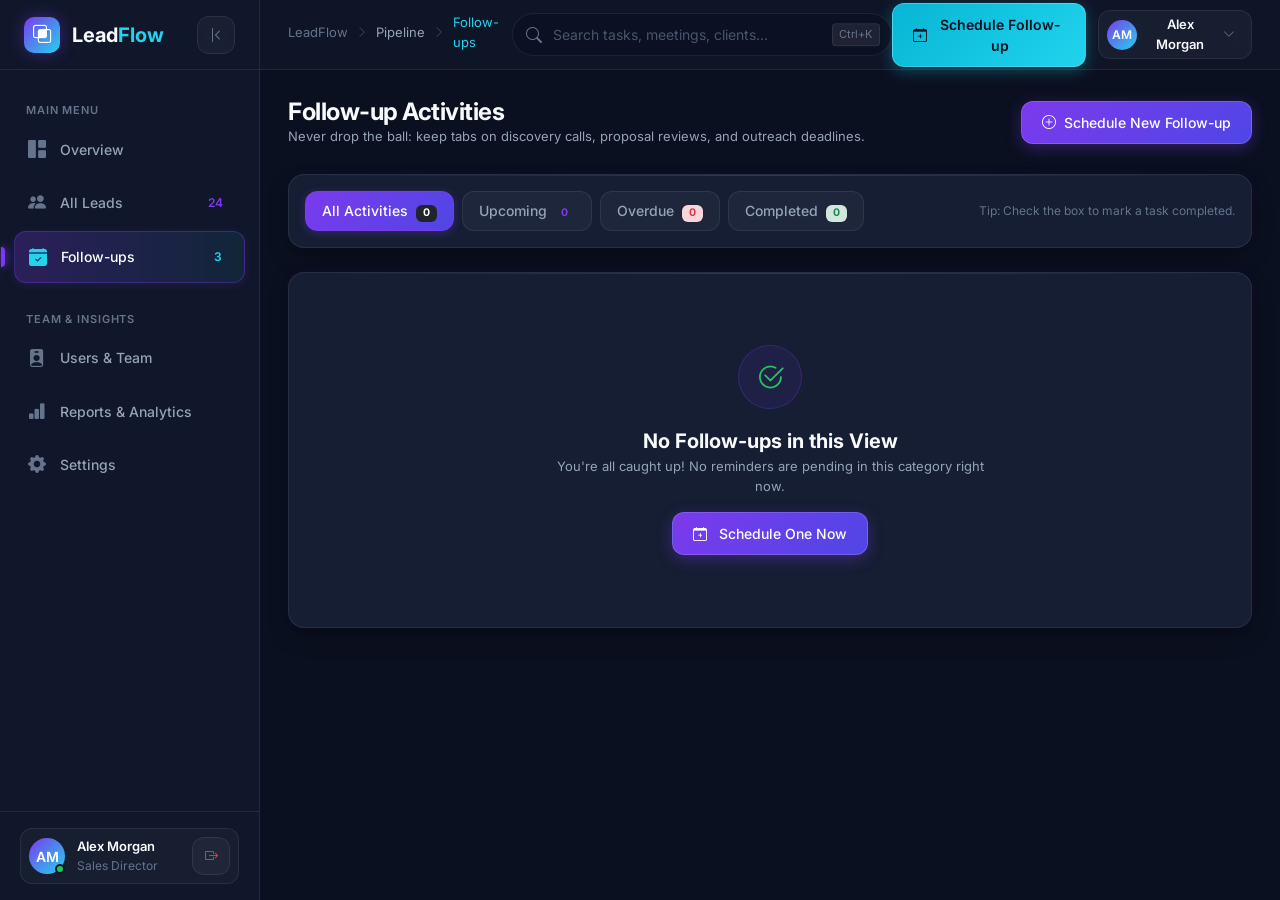
<file: followups.html>
<!DOCTYPE html>
<html lang="en">
<head>
  <meta charset="UTF-8">
  <meta name="viewport" content="width=device-width, initial-scale=1.0">
  <title>Follow-ups & Outreach — LeadFlow SaaS</title>
  <meta name="description" content="Manage upcoming customer touchpoints, meetings, and follow-up reminders.">
  
  <!-- Fonts -->
  <link rel="preconnect" href="https://fonts.googleapis.com">
  <link rel="preconnect" href="https://fonts.gstatic.com" crossorigin>
  <link href="https://fonts.googleapis.com/css2?family=Inter:wght@300;400;500;600;700;800&display=swap" rel="stylesheet">
  
  <!-- Bootstrap 5 CSS -->
  <link rel="stylesheet" href="https://cdn.jsdelivr.net/npm/bootstrap@5.3.3/dist/css/bootstrap.min.css">
  <!-- Bootstrap Icons -->
  <link rel="stylesheet" href="https://cdn.jsdelivr.net/npm/bootstrap-icons@1.11.3/font/bootstrap-icons.min.css">
  <!-- Custom Design System Stylesheet -->
  <link rel="stylesheet" href="assets/css/style.css">
</head>
<body>

  <!-- Backdrop for Mobile Sidebar -->
  <div id="sidebarBackdrop" class="sidebar-backdrop"></div>

  <div class="app-wrapper">
    <!-- Collapsible Sidebar -->
    <aside class="app-sidebar" id="appSidebar">
      <div class="sidebar-header">
        <a href="index.html" class="brand-logo">
          <div class="brand-icon">
            <i class="bi bi-intersect"></i>
          </div>
          <span class="brand-name">Lead<span class="text-cyan">Flow</span></span>
        </a>
        <button type="button" class="btn btn-glass btn-icon d-none d-lg-flex" id="sidebarToggleBtn" title="Toggle Sidebar">
          <i class="bi bi-chevron-bar-left text-muted"></i>
        </button>
      </div>

      <div class="sidebar-menu">
        <div class="menu-section-label">Main Menu</div>
        
        <a href="index.html" class="nav-link-custom">
          <i class="bi bi-grid-1x2-fill"></i>
          <span class="nav-text">Overview</span>
        </a>
        
        <a href="leads.html" class="nav-link-custom">
          <i class="bi bi-people-fill"></i>
          <span class="nav-text">All Leads</span>
          <span class="badge bg-purple-subtle text-purple ms-auto nav-badge fs-8 fw-semibold">24</span>
        </a>

        <a href="followups.html" class="nav-link-custom active">
          <i class="bi bi-calendar-check-fill"></i>
          <span class="nav-text">Follow-ups</span>
          <span class="badge bg-cyan-subtle text-cyan ms-auto nav-badge fs-8 fw-semibold" id="sidebarFollowupCount">3</span>
        </a>

        <div class="menu-section-label mt-3">Team & Insights</div>

        <a href="users.html" class="nav-link-custom">
          <i class="bi bi-person-badge-fill"></i>
          <span class="nav-text">Users & Team</span>
        </a>

        <a href="reports.html" class="nav-link-custom">
          <i class="bi bi-bar-chart-fill"></i>
          <span class="nav-text">Reports & Analytics</span>
        </a>

        <a href="settings.html" class="nav-link-custom">
          <i class="bi bi-gear-fill"></i>
          <span class="nav-text">Settings</span>
        </a>
      </div>

      <div class="sidebar-footer">
        <div class="user-mini-card">
          <div class="avatar avatar-online">AM</div>
          <div class="user-details overflow-hidden">
            <div class="fw-semibold text-main fs-7 text-truncate">Alex Morgan</div>
            <div class="text-muted fs-8 text-truncate">Sales Director</div>
          </div>
          <a href="login.html" class="btn btn-glass btn-icon ms-auto" title="Sign Out">
            <i class="bi bi-box-arrow-right text-danger-custom fs-7"></i>
          </a>
        </div>
      </div>
    </aside>

    <!-- Main Content Area -->
    <div class="app-main">
      <!-- Sticky Topbar Navigation -->
      <header class="app-topbar">
        <div class="d-flex align-items-center gap-3">
          <button type="button" class="btn btn-glass btn-icon d-lg-none" id="mobileSidebarToggle" aria-label="Toggle mobile menu">
            <i class="bi bi-list fs-5"></i>
          </button>

          <div class="d-none d-sm-block">
            <div class="breadcrumb-custom">
              <a href="index.html">LeadFlow</a>
              <span class="separator"><i class="bi bi-chevron-right fs-8"></i></span>
              <span class="text-secondary">Pipeline</span>
              <span class="separator"><i class="bi bi-chevron-right fs-8"></i></span>
              <span class="text-cyan">Follow-ups</span>
            </div>
          </div>
        </div>

        <div class="topbar-search d-none d-md-block">
          <i class="bi bi-search search-icon"></i>
          <input type="text" id="globalSearchInput" class="form-control" placeholder="Search tasks, meetings, clients...">
          <span class="search-shortcut">Ctrl+K</span>
        </div>

        <div class="topbar-actions">
          <button type="button" class="btn btn-cyan-glow btn-sm" data-bs-toggle="modal" data-bs-target="#scheduleFollowupModal">
            <i class="bi bi-calendar-plus"></i>
            <span>Schedule Follow-up</span>
          </button>

          <div class="dropdown">
            <button class="btn btn-glass p-1 ps-2 pe-3 d-flex align-items-center gap-2" type="button" data-bs-toggle="dropdown" aria-expanded="false">
              <div class="avatar avatar-sm">AM</div>
              <span class="fs-7 fw-semibold text-main d-none d-sm-inline">Alex Morgan</span>
              <i class="bi bi-chevron-down fs-8 text-muted"></i>
            </button>
            <ul class="dropdown-menu dropdown-menu-end dropdown-menu-dark-custom">
              <li class="px-3 py-2 border-bottom border-white border-opacity-10">
                <div class="fw-semibold text-main fs-7">Alex Morgan</div>
                <div class="text-muted fs-8">alex.morgan@leadflow.io</div>
              </li>
              <li><a class="dropdown-item dropdown-item-custom" href="settings.html"><i class="bi bi-person"></i> My Profile</a></li>
              <li><a class="dropdown-item dropdown-item-custom" href="settings.html"><i class="bi bi-gear"></i> Settings</a></li>
              <li><hr class="dropdown-divider"></li>
              <li><a class="dropdown-item dropdown-item-custom text-danger-custom" href="login.html"><i class="bi bi-box-arrow-right"></i> Sign Out</a></li>
            </ul>
          </div>
        </div>
      </header>

      <!-- Main Follow-ups Page Body -->
      <main class="page-content">
        <!-- Page Header -->
        <div class="page-header">
          <div>
            <h1 class="page-title">Follow-up Activities</h1>
            <p class="text-secondary fs-7 mb-0">Never drop the ball: keep tabs on discovery calls, proposal reviews, and outreach deadlines.</p>
          </div>
          <div>
            <button type="button" class="btn btn-primary-glow" data-bs-toggle="modal" data-bs-target="#scheduleFollowupModal">
              <i class="bi bi-plus-circle"></i>
              <span>Schedule New Follow-up</span>
            </button>
          </div>
        </div>

        <!-- Filter Tabs & Stats Bar -->
        <div class="saas-card p-3 mb-4">
          <div class="d-flex flex-wrap align-items-center justify-content-between gap-3">
            <ul class="nav nav-pills nav-pills-custom" role="tablist">
              <li class="nav-item">
                <button class="nav-link followup-tab-link active" data-filter="all">
                  All Activities <span class="badge bg-dark ms-1" id="countAllFollowups">5</span>
                </button>
              </li>
              <li class="nav-item">
                <button class="nav-link followup-tab-link" data-filter="upcoming">
                  Upcoming <span class="badge bg-purple-subtle text-purple ms-1" id="countUpcomingFollowups">3</span>
                </button>
              </li>
              <li class="nav-item">
                <button class="nav-link followup-tab-link" data-filter="overdue">
                  Overdue <span class="badge bg-danger-subtle text-danger ms-1" id="countOverdueFollowups">1</span>
                </button>
              </li>
              <li class="nav-item">
                <button class="nav-link followup-tab-link" data-filter="completed">
                  Completed <span class="badge bg-success-subtle text-success ms-1" id="countCompletedFollowups">1</span>
                </button>
              </li>
            </ul>

            <div class="d-flex align-items-center gap-2">
              <span class="fs-8 text-muted">Tip: Check the box to mark a task completed.</span>
            </div>
          </div>
        </div>

        <!-- Follow-ups List Container -->
        <div class="saas-card p-3 p-md-4">
          <!-- Empty State -->
          <div id="followupsEmptyState" class="empty-state d-none">
            <div class="empty-state-icon">
              <i class="bi bi-check2-circle text-success-custom"></i>
            </div>
            <h3 class="h5 fw-bold text-main mb-1">No Follow-ups in this View</h3>
            <p class="text-secondary fs-7 col-md-6 mx-auto mb-3">
              You're all caught up! No reminders are pending in this category right now.
            </p>
            <button class="btn btn-primary-glow btn-sm" data-bs-toggle="modal" data-bs-target="#scheduleFollowupModal">
              <i class="bi bi-calendar-plus me-1"></i> Schedule One Now
            </button>
          </div>

          <!-- Dynamic List Container -->
          <div id="followupsListContainer">
            <!-- Dynamically populated via assets/js/followups.js -->
          </div>
        </div>
      </main>
    </div>
  </div>

  <!-- Schedule Follow-up Modal -->
  <div class="modal fade" id="scheduleFollowupModal" tabindex="-1" aria-hidden="true">
    <div class="modal-dialog modal-dialog-centered">
      <div class="modal-content modal-content-custom">
        <div class="modal-header modal-header-custom">
          <h5 class="modal-title modal-title-custom">
            <i class="bi bi-calendar-plus text-cyan me-2"></i>Schedule Follow-up
          </h5>
          <button type="button" class="btn-close-custom" data-bs-dismiss="modal" aria-label="Close">
            <i class="bi bi-x-lg"></i>
          </button>
        </div>
        <form id="scheduleFollowupForm" method="POST" action="followups/store">
          <div class="modal-body modal-body-custom">
            <div class="row g-3">
              <div class="col-md-6">
                <label for="fuCustomerName" class="form-label">Customer Name <span class="text-danger">*</span></label>
                <input type="text" class="form-control" id="fuCustomerName" name="customer_name" placeholder="e.g. Sarah Jenkins" required>
              </div>

              <div class="col-md-6">
                <label for="fuCompany" class="form-label">Company Name</label>
                <input type="text" class="form-control" id="fuCompany" name="company" placeholder="e.g. TechCorp Solutions">
              </div>

              <div class="col-md-6">
                <label for="fuType" class="form-label">Activity Type</label>
                <select class="form-select" id="fuType" name="type">
                  <option value="Video Call">Video Call (Zoom/Google Meet)</option>
                  <option value="Phone Call">Phone Outreach</option>
                  <option value="Email">Email Follow-up</option>
                  <option value="In-Person Meeting">In-Person Meeting</option>
                </select>
              </div>

              <div class="col-md-6">
                <label for="fuAssignedTo" class="form-label">Assigned Representative</label>
                <select class="form-select" id="fuAssignedTo" name="assigned_to">
                  <option value="Alex Morgan">Alex Morgan</option>
                  <option value="Elena Rostova">Elena Rostova</option>
                  <option value="David Miller">David Miller</option>
                  <option value="Sophia Chen">Sophia Chen</option>
                </select>
              </div>

              <div class="col-12">
                <label for="fuDueDate" class="form-label">Due Date & Time <span class="text-danger">*</span></label>
                <input type="datetime-local" class="form-control" id="fuDueDate" name="due_date" required>
              </div>

              <div class="col-12">
                <label for="fuNotes" class="form-label">Meeting Agenda / Action Item</label>
                <textarea class="form-control" id="fuNotes" name="notes" rows="3" placeholder="Outline what needs to be discussed or sent during this touchpoint..."></textarea>
              </div>
            </div>
          </div>
          
          <div class="modal-footer modal-footer-custom">
            <button type="button" class="btn btn-glass" data-bs-dismiss="modal">Cancel</button>
            <button type="submit" class="btn btn-cyan-glow">
              <i class="bi bi-calendar-check"></i>
              <span>Schedule Activity</span>
            </button>
          </div>
        </form>
      </div>
    </div>
  </div>

  <!-- Toast Container -->
  <div id="toastContainer" class="toast-container-custom"></div>

  <!-- Scripts -->
  <script src="https://cdn.jsdelivr.net/npm/bootstrap@5.3.3/dist/js/bootstrap.bundle.min.js"></script>
  <script src="assets/js/app.js"></script>
  <script src="assets/js/followups.js"></script>
</body>
</html>
</file>
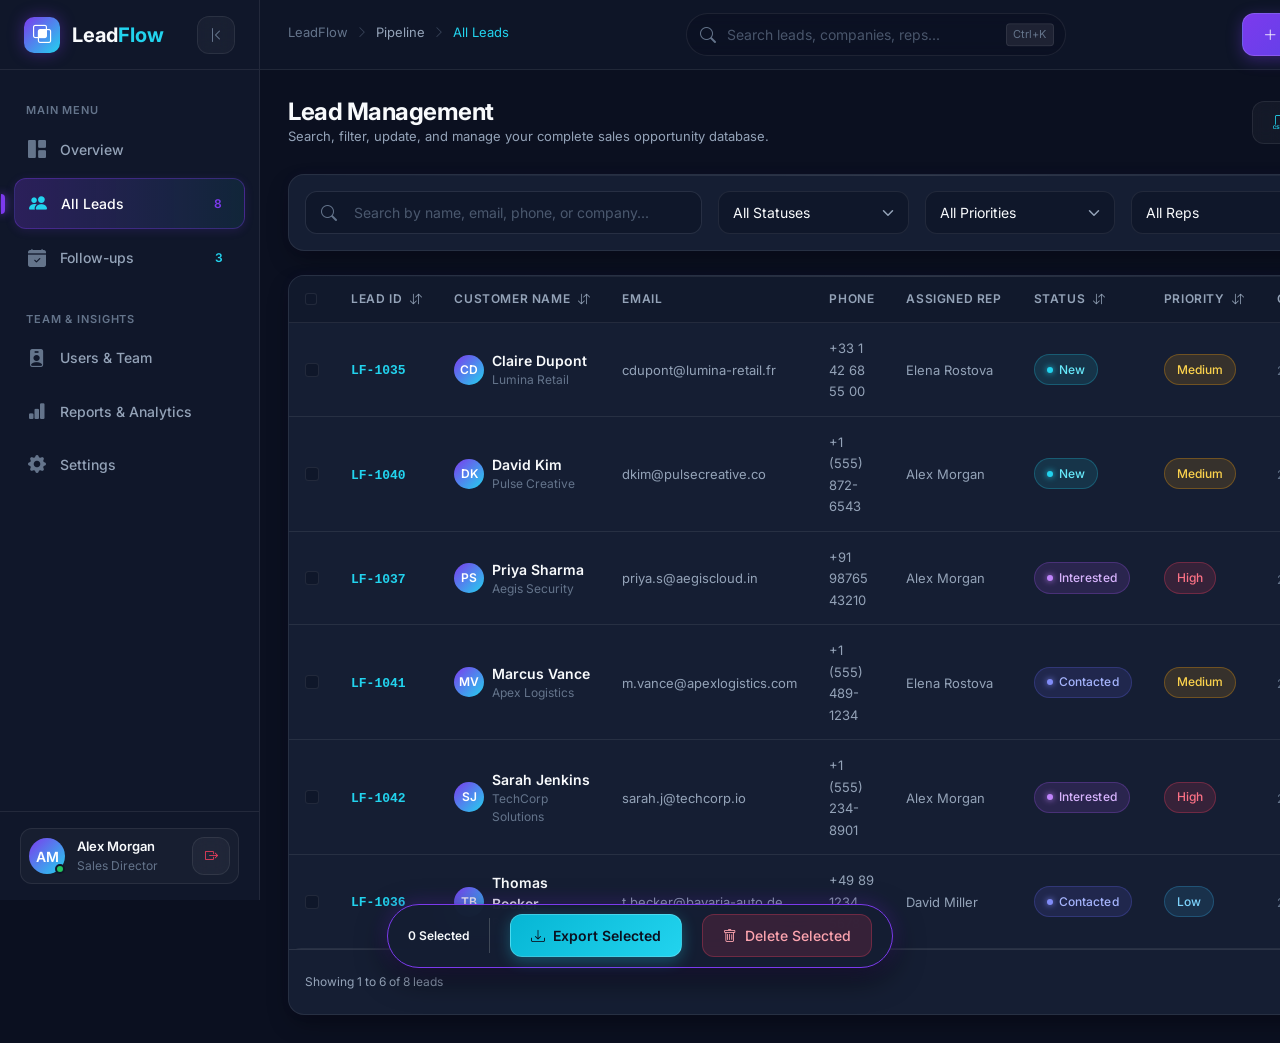
<file: leads.html>
<!DOCTYPE html>
<html lang="en">
<head>
  <meta charset="UTF-8">
  <meta name="viewport" content="width=device-width, initial-scale=1.0">
  <title>Leads Management — LeadFlow SaaS</title>
  <meta name="description" content="Manage, filter, search, and track all sales leads across your organization.">
  
  <!-- Fonts -->
  <link rel="preconnect" href="https://fonts.googleapis.com">
  <link rel="preconnect" href="https://fonts.gstatic.com" crossorigin>
  <link href="https://fonts.googleapis.com/css2?family=Inter:wght@300;400;500;600;700;800&display=swap" rel="stylesheet">
  
  <!-- Bootstrap 5 CSS -->
  <link rel="stylesheet" href="https://cdn.jsdelivr.net/npm/bootstrap@5.3.3/dist/css/bootstrap.min.css">
  <!-- Bootstrap Icons -->
  <link rel="stylesheet" href="https://cdn.jsdelivr.net/npm/bootstrap-icons@1.11.3/font/bootstrap-icons.min.css">
  <!-- Custom Design System Stylesheet -->
  <link rel="stylesheet" href="assets/css/style.css">
</head>
<body>

  <!-- Backdrop for Mobile Sidebar -->
  <div id="sidebarBackdrop" class="sidebar-backdrop"></div>

  <div class="app-wrapper">
    <!-- Collapsible Sidebar -->
    <aside class="app-sidebar" id="appSidebar">
      <div class="sidebar-header">
        <a href="index.html" class="brand-logo">
          <div class="brand-icon">
            <i class="bi bi-intersect"></i>
          </div>
          <span class="brand-name">Lead<span class="text-cyan">Flow</span></span>
        </a>
        <button type="button" class="btn btn-glass btn-icon d-none d-lg-flex" id="sidebarToggleBtn" title="Toggle Sidebar">
          <i class="bi bi-chevron-bar-left text-muted"></i>
        </button>
      </div>

      <div class="sidebar-menu">
        <div class="menu-section-label">Main Menu</div>
        
        <a href="index.html" class="nav-link-custom">
          <i class="bi bi-grid-1x2-fill"></i>
          <span class="nav-text">Overview</span>
        </a>
        
        <a href="leads.html" class="nav-link-custom active">
          <i class="bi bi-people-fill"></i>
          <span class="nav-text">All Leads</span>
          <span class="badge bg-purple-subtle text-purple ms-auto nav-badge fs-8 fw-semibold" id="sidebarLeadCount">24</span>
        </a>

        <a href="followups.html" class="nav-link-custom">
          <i class="bi bi-calendar-check-fill"></i>
          <span class="nav-text">Follow-ups</span>
          <span class="badge bg-cyan-subtle text-cyan ms-auto nav-badge fs-8 fw-semibold">3</span>
        </a>

        <div class="menu-section-label mt-3">Team & Insights</div>

        <a href="users.html" class="nav-link-custom">
          <i class="bi bi-person-badge-fill"></i>
          <span class="nav-text">Users & Team</span>
        </a>

        <a href="reports.html" class="nav-link-custom">
          <i class="bi bi-bar-chart-fill"></i>
          <span class="nav-text">Reports & Analytics</span>
        </a>

        <a href="settings.html" class="nav-link-custom">
          <i class="bi bi-gear-fill"></i>
          <span class="nav-text">Settings</span>
        </a>
      </div>

      <div class="sidebar-footer">
        <div class="user-mini-card">
          <div class="avatar avatar-online">AM</div>
          <div class="user-details overflow-hidden">
            <div class="fw-semibold text-main fs-7 text-truncate">Alex Morgan</div>
            <div class="text-muted fs-8 text-truncate">Sales Director</div>
          </div>
          <a href="login.html" class="btn btn-glass btn-icon ms-auto" title="Sign Out">
            <i class="bi bi-box-arrow-right text-danger-custom fs-7"></i>
          </a>
        </div>
      </div>
    </aside>

    <!-- Main Content Area -->
    <div class="app-main">
      <!-- Sticky Topbar Navigation -->
      <header class="app-topbar">
        <div class="d-flex align-items-center gap-3">
          <button type="button" class="btn btn-glass btn-icon d-lg-none" id="mobileSidebarToggle" aria-label="Toggle mobile menu">
            <i class="bi bi-list fs-5"></i>
          </button>

          <div class="d-none d-sm-block">
            <div class="breadcrumb-custom">
              <a href="index.html">LeadFlow</a>
              <span class="separator"><i class="bi bi-chevron-right fs-8"></i></span>
              <span class="text-secondary">Pipeline</span>
              <span class="separator"><i class="bi bi-chevron-right fs-8"></i></span>
              <span class="text-cyan">All Leads</span>
            </div>
          </div>
        </div>

        <!-- Global Search -->
        <div class="topbar-search d-none d-md-block">
          <i class="bi bi-search search-icon"></i>
          <input type="text" id="globalSearchInput" class="form-control" placeholder="Search leads, companies, reps...">
          <span class="search-shortcut">Ctrl+K</span>
        </div>

        <div class="topbar-actions">
          <button type="button" class="btn btn-primary-glow btn-sm" onclick="openAddLeadModal()">
            <i class="bi bi-plus-lg"></i>
            <span>Add Lead</span>
          </button>

          <div class="dropdown">
            <button class="btn btn-glass p-1 ps-2 pe-3 d-flex align-items-center gap-2" type="button" data-bs-toggle="dropdown" aria-expanded="false">
              <div class="avatar avatar-sm">AM</div>
              <span class="fs-7 fw-semibold text-main d-none d-sm-inline">Alex Morgan</span>
              <i class="bi bi-chevron-down fs-8 text-muted"></i>
            </button>
            <ul class="dropdown-menu dropdown-menu-end dropdown-menu-dark-custom">
              <li class="px-3 py-2 border-bottom border-white border-opacity-10">
                <div class="fw-semibold text-main fs-7">Alex Morgan</div>
                <div class="text-muted fs-8">alex.morgan@leadflow.io</div>
              </li>
              <li><a class="dropdown-item dropdown-item-custom" href="settings.html"><i class="bi bi-person"></i> My Profile</a></li>
              <li><a class="dropdown-item dropdown-item-custom" href="settings.html"><i class="bi bi-gear"></i> Settings</a></li>
              <li><hr class="dropdown-divider"></li>
              <li><a class="dropdown-item dropdown-item-custom text-danger-custom" href="login.html"><i class="bi bi-box-arrow-right"></i> Sign Out</a></li>
            </ul>
          </div>
        </div>
      </header>

      <!-- Main Leads Management Page Body -->
      <main class="page-content">
        <!-- Page Header -->
        <div class="page-header">
          <div>
            <h1 class="page-title">Lead Management</h1>
            <p class="text-secondary fs-7 mb-0">Search, filter, update, and manage your complete sales opportunity database.</p>
          </div>
          <div class="d-flex align-items-center gap-2">
            <button type="button" class="btn btn-glass" id="exportLeadsCsvBtn">
              <i class="bi bi-filetype-csv text-cyan"></i>
              <span>Export CSV</span>
            </button>
            <button type="button" class="btn btn-primary-glow" onclick="openAddLeadModal()">
              <i class="bi bi-plus-circle"></i>
              <span>Create Lead</span>
            </button>
          </div>
        </div>

        <!-- Filter & Search Toolbar Card -->
        <div class="saas-card p-3 mb-4">
          <div class="row g-3 align-items-center">
            <!-- Search Field -->
            <div class="col-lg-4 col-md-12">
              <div class="position-relative">
                <i class="bi bi-search position-absolute top-50 start-0 translate-middle-y ms-3 text-muted"></i>
                <input type="text" id="tableSearchInput" class="form-control ps-5" placeholder="Search by name, email, phone, or company...">
              </div>
            </div>

            <!-- Status Filter -->
            <div class="col-lg-2 col-sm-4">
              <select class="form-select" id="filterStatus" aria-label="Filter by Status">
                <option value="all">All Statuses</option>
                <option value="New">New</option>
                <option value="Contacted">Contacted</option>
                <option value="Interested">Interested</option>
                <option value="Converted">Converted</option>
                <option value="Lost">Lost</option>
              </select>
            </div>

            <!-- Priority Filter -->
            <div class="col-lg-2 col-sm-4">
              <select class="form-select" id="filterPriority" aria-label="Filter by Priority">
                <option value="all">All Priorities</option>
                <option value="High">High</option>
                <option value="Medium">Medium</option>
                <option value="Low">Low</option>
              </select>
            </div>

            <!-- Assigned Rep Filter -->
            <div class="col-lg-2 col-sm-4">
              <select class="form-select" id="filterEmployee" aria-label="Filter by Assigned Rep">
                <option value="all">All Reps</option>
                <option value="Alex Morgan">Alex Morgan</option>
                <option value="Elena Rostova">Elena Rostova</option>
                <option value="David Miller">David Miller</option>
              </select>
            </div>

            <!-- Reset Filters -->
            <div class="col-lg-2 col-12 d-flex justify-content-lg-end">
              <button type="button" class="btn btn-glass w-100" id="resetFiltersBtn">
                <i class="bi bi-arrow-counterclockwise"></i>
                <span>Reset</span>
              </button>
            </div>
          </div>
        </div>

        <!-- Main Leads Data Table Card -->
        <div class="saas-card">
          <!-- Empty State Container -->
          <div id="leadsEmptyState" class="empty-state d-none">
            <div class="empty-state-icon">
              <i class="bi bi-search"></i>
            </div>
            <h3 class="h5 fw-bold text-main mb-1">No Matching Leads Found</h3>
            <p class="text-secondary fs-7 col-md-6 mx-auto mb-3">
              We couldn't find any lead matching your search query or selected filters. Try broadening your criteria or reset the search.
            </p>
            <button class="btn btn-glass" onclick="document.getElementById('resetFiltersBtn').click()">
              <i class="bi bi-arrow-counterclockwise me-1"></i> Clear Filters
            </button>
          </div>

          <!-- Table Container -->
          <div id="leadsTableContainer" class="table-responsive-custom">
            <table class="table table-saas">
              <thead>
                <tr>
                  <th style="width: 40px;">
                    <input type="checkbox" class="form-check-input" id="selectAllLeads" title="Select All">
                  </th>
                  <th class="table-sortable" onclick="sortColumn('id')">
                    Lead ID <i class="bi bi-arrow-down-up"></i>
                  </th>
                  <th class="table-sortable" onclick="sortColumn('name')">
                    Customer Name <i class="bi bi-arrow-down-up"></i>
                  </th>
                  <th>Email</th>
                  <th>Phone</th>
                  <th>Assigned Rep</th>
                  <th class="table-sortable" onclick="sortColumn('status')">
                    Status <i class="bi bi-arrow-down-up"></i>
                  </th>
                  <th class="table-sortable" onclick="sortColumn('priority')">
                    Priority <i class="bi bi-arrow-down-up"></i>
                  </th>
                  <th class="table-sortable" onclick="sortColumn('createdAt')">
                    Created Date <i class="bi bi-arrow-down-up"></i>
                  </th>
                  <th class="text-end">Actions</th>
                </tr>
              </thead>
              <tbody id="leadsTableBody">
                <!-- Dynamically populated via assets/js/leads.js -->
              </tbody>
            </table>
          </div>

          <!-- Table Footer: Pagination & Counts -->
          <div class="p-3 border-top border-white border-opacity-10 d-flex flex-wrap align-items-center justify-content-between gap-3">
            <div class="text-secondary fs-8" id="leadsPaginationInfo">
              Showing 1 to 6 of 8 leads
            </div>
            <nav aria-label="Leads table navigation">
              <ul class="pagination-custom" id="leadsPagination">
                <!-- Dynamically populated -->
              </ul>
            </nav>
          </div>
        </div>
      </main>
    </div>
  </div>

  <!-- Floating Batch Actions Toolbar -->
  <div class="batch-toolbar" id="batchToolbar">
    <span class="fs-8 fw-semibold text-main" id="batchSelectedCount">0 Selected</span>
    <div class="vr bg-secondary opacity-50 my-1"></div>
    <button type="button" class="btn btn-cyan-glow btn-sm" onclick="exportLeadsToCsv()">
      <i class="bi bi-download"></i> Export Selected
    </button>
    <button type="button" class="btn btn-danger-custom btn-sm" id="batchDeleteBtn">
      <i class="bi bi-trash"></i> Delete Selected
    </button>
  </div>

  <!-- Add/Edit Lead Modal -->
  <div class="modal fade" id="addEditLeadModal" tabindex="-1" aria-hidden="true">
    <div class="modal-dialog modal-lg modal-dialog-centered">
      <div class="modal-content modal-content-custom">
        <div class="modal-header modal-header-custom">
          <h5 class="modal-title modal-title-custom" id="leadModalTitle">
            <i class="bi bi-person-plus text-purple me-2"></i>Add New Lead
          </h5>
          <button type="button" class="btn-close-custom" data-bs-dismiss="modal" aria-label="Close">
            <i class="bi bi-x-lg"></i>
          </button>
        </div>
        <form id="leadModalForm" method="POST" action="leads/store">
          <input type="hidden" id="leadFormId" name="id">
          
          <div class="modal-body modal-body-custom">
            <!-- Profile Image Upload Preview -->
            <div class="d-flex align-items-center gap-3 mb-4 p-3 rounded-3" style="background: rgba(16, 23, 42, 0.6); border: 1px solid rgba(255, 255, 255, 0.06);">
              <img id="avatarImagePreview" src="assets/images/avatar-placeholder.svg" alt="Avatar Preview" class="rounded-circle" style="width: 56px; height: 56px; object-fit: cover; border: 2px solid var(--accent-purple);">
              <div class="flex-grow-1">
                <label for="leadAvatarInput" class="form-label mb-1">Customer / Contact Photo (Optional)</label>
                <input class="form-control form-control-sm" type="file" id="leadAvatarInput" name="avatar" accept="image/*">
                <div class="form-text fs-8">Demo file preview with instant rendering.</div>
              </div>
            </div>

            <div class="row g-3">
              <div class="col-md-6">
                <label for="leadName" class="form-label">Full Name <span class="text-danger">*</span></label>
                <input type="text" class="form-control" id="leadName" name="name" placeholder="e.g. Sarah Jenkins" required>
              </div>

              <div class="col-md-6">
                <label for="leadEmail" class="form-label">Email Address <span class="text-danger">*</span></label>
                <input type="email" class="form-control" id="leadEmail" name="email" placeholder="sarah@company.com" required>
              </div>

              <div class="col-md-6">
                <label for="leadPhone" class="form-label">Phone Number</label>
                <input type="text" class="form-control" id="leadPhone" name="phone" placeholder="+1 (555) 000-0000">
              </div>

              <div class="col-md-6">
                <label for="leadCompany" class="form-label">Company Name <span class="text-danger">*</span></label>
                <input type="text" class="form-control" id="leadCompany" name="company" placeholder="e.g. TechCorp Solutions" required>
              </div>

              <div class="col-md-4">
                <label for="leadSource" class="form-label">Lead Source</label>
                <select class="form-select" id="leadSource" name="lead_source">
                  <option value="Website Form">Website Form</option>
                  <option value="LinkedIn Outreach">LinkedIn Outreach</option>
                  <option value="Google Ads">Google Ads</option>
                  <option value="Referral">Partner Referral</option>
                  <option value="Cold Outreach">Cold Outreach</option>
                  <option value="Partner Event">Partner Event</option>
                </select>
              </div>

              <div class="col-md-4">
                <label for="leadStatus" class="form-label">Pipeline Status</label>
                <select class="form-select" id="leadStatus" name="status">
                  <option value="New">New</option>
                  <option value="Contacted">Contacted</option>
                  <option value="Interested">Interested</option>
                  <option value="Converted">Converted</option>
                  <option value="Lost">Lost</option>
                </select>
              </div>

              <div class="col-md-4">
                <label for="leadPriority" class="form-label">Priority</label>
                <select class="form-select" id="leadPriority" name="priority">
                  <option value="Low">Low</option>
                  <option value="Medium" selected>Medium</option>
                  <option value="High">High</option>
                </select>
              </div>

              <div class="col-md-6">
                <label for="leadAssignedTo" class="form-label">Assigned Representative</label>
                <select class="form-select" id="leadAssignedTo" name="assigned_to">
                  <option value="Alex Morgan">Alex Morgan (Admin)</option>
                  <option value="Elena Rostova">Elena Rostova</option>
                  <option value="David Miller">David Miller</option>
                  <option value="Sophia Chen">Sophia Chen</option>
                </select>
              </div>

              <div class="col-md-6">
                <label for="leadFollowUpDate" class="form-label">Next Follow-up Due</label>
                <input type="datetime-local" class="form-control" id="leadFollowUpDate" name="follow_up_date">
              </div>

              <div class="col-12">
                <label for="leadNotes" class="form-label">Lead Notes & Context</label>
                <textarea class="form-control" id="leadNotes" name="notes" rows="3" placeholder="Context, requirements, budget, next steps..."></textarea>
              </div>
            </div>
          </div>
          
          <div class="modal-footer modal-footer-custom">
            <button type="button" class="btn btn-glass" data-bs-dismiss="modal">Cancel</button>
            <button type="submit" class="btn btn-primary-glow">
              <i class="bi bi-check-lg"></i>
              <span>Save Lead Record</span>
            </button>
          </div>
        </form>
      </div>
    </div>
  </div>

  <!-- View Lead Detail Modal / Drawer -->
  <div class="modal fade" id="viewLeadModal" tabindex="-1" aria-hidden="true">
    <div class="modal-dialog modal-dialog-centered">
      <div class="modal-content modal-content-custom">
        <div class="modal-header modal-header-custom">
          <div class="d-flex align-items-center gap-3">
            <div class="avatar avatar-lg" id="viewLeadAvatar">SJ</div>
            <div>
              <h5 class="modal-title modal-title-custom" id="viewLeadName">Sarah Jenkins</h5>
              <div class="text-secondary fs-7" id="viewLeadCompany">TechCorp Solutions</div>
            </div>
          </div>
          <button type="button" class="btn-close-custom" data-bs-dismiss="modal" aria-label="Close">
            <i class="bi bi-x-lg"></i>
          </button>
        </div>

        <div class="modal-body modal-body-custom">
          <!-- Status & Priority Chips -->
          <div class="d-flex align-items-center justify-content-between mb-4 p-3 rounded-3" style="background: rgba(16, 23, 42, 0.6); border: 1px solid rgba(255, 255, 255, 0.06);">
            <div>
              <div class="text-muted fs-8 mb-1">Lead ID</div>
              <span class="font-monospace text-cyan fw-bold fs-7" id="viewLeadId">LF-1042</span>
            </div>
            <div>
              <div class="text-muted fs-8 mb-1">Status</div>
              <span id="viewLeadStatusBadge" class="badge-lead badge-status-interested">
                <span class="badge-dot"></span> Interested
              </span>
            </div>
            <div>
              <div class="text-muted fs-8 mb-1">Priority</div>
              <span id="viewLeadPriorityBadge" class="badge-lead badge-priority-high">High</span>
            </div>
          </div>

          <!-- Contact Info List -->
          <div class="d-flex flex-column gap-3 mb-4">
            <div class="d-flex align-items-center justify-content-between">
              <span class="text-muted fs-7"><i class="bi bi-envelope me-2 text-cyan"></i>Email</span>
              <a href="#" id="viewLeadEmailLink" class="text-main fs-7 fw-medium"><span id="viewLeadEmail">sarah@techcorp.io</span></a>
            </div>
            <div class="d-flex align-items-center justify-content-between">
              <span class="text-muted fs-7"><i class="bi bi-telephone me-2 text-cyan"></i>Phone</span>
              <a href="#" id="viewLeadPhoneLink" class="text-main fs-7 fw-medium"><span id="viewLeadPhone">+1 (555) 234-8901</span></a>
            </div>
            <div class="d-flex align-items-center justify-content-between">
              <span class="text-muted fs-7"><i class="bi bi-funnel me-2 text-purple"></i>Acquisition Source</span>
              <span class="text-main fs-7 fw-medium" id="viewLeadSource">Website Form</span>
            </div>
            <div class="d-flex align-items-center justify-content-between">
              <span class="text-muted fs-7"><i class="bi bi-person-badge me-2 text-purple"></i>Assigned Rep</span>
              <span class="text-main fs-7 fw-medium" id="viewLeadAssigned">Alex Morgan</span>
            </div>
            <div class="d-flex align-items-center justify-content-between">
              <span class="text-muted fs-7"><i class="bi bi-clock-history me-2 text-muted"></i>Created Date</span>
              <span class="text-main fs-7 fw-medium" id="viewLeadDate">2026-10-18</span>
            </div>
          </div>

          <!-- Notes Card -->
          <div>
            <div class="text-muted fs-8 mb-2 text-uppercase fw-semibold">Qualification Notes</div>
            <div class="p-3 rounded-3 text-secondary fs-7" style="background: rgba(11, 16, 32, 0.6); border: 1px solid rgba(255, 255, 255, 0.05);" id="viewLeadNotes">
              Interested in Enterprise Tier for 50+ users.
            </div>
          </div>
        </div>

        <div class="modal-footer modal-footer-custom">
          <button type="button" class="btn btn-glass" data-bs-dismiss="modal">Close</button>
          <button type="button" class="btn btn-cyan-glow" onclick="showToast('Outreach Initiated', 'Opening communication window...', 'info')">
            <i class="bi bi-chat-dots"></i>
            <span>Contact Lead</span>
          </button>
        </div>
      </div>
    </div>
  </div>

  <!-- Delete Confirmation Modal -->
  <div class="modal fade" id="deleteLeadModal" tabindex="-1" aria-hidden="true">
    <div class="modal-dialog modal-dialog-centered modal-sm">
      <div class="modal-content modal-content-custom">
        <div class="modal-body modal-body-custom text-center pt-4">
          <div class="empty-state-icon mb-3" style="background: rgba(244, 63, 94, 0.15); border-color: rgba(244, 63, 94, 0.3);">
            <i class="bi bi-exclamation-triangle text-danger-custom"></i>
          </div>
          <h5 class="h6 fw-bold text-main mb-2">Delete Lead Record?</h5>
          <p class="text-secondary fs-8 mb-4">
            Are you sure you want to remove <strong id="deleteLeadTargetName" class="text-main">this lead</strong>? This action cannot be undone.
          </p>
          <div class="d-flex align-items-center justify-content-center gap-2">
            <button type="button" class="btn btn-glass btn-sm" data-bs-dismiss="modal">Cancel</button>
            <button type="button" class="btn btn-danger-custom btn-sm" id="confirmDeleteLeadBtn">Confirm Delete</button>
          </div>
        </div>
      </div>
    </div>
  </div>

  <!-- Toast Container -->
  <div id="toastContainer" class="toast-container-custom"></div>

  <!-- Scripts -->
  <script src="https://cdn.jsdelivr.net/npm/bootstrap@5.3.3/dist/js/bootstrap.bundle.min.js"></script>
  <script src="assets/js/app.js"></script>
  <script src="assets/js/leads.js"></script>
</body>
</html>
</file>
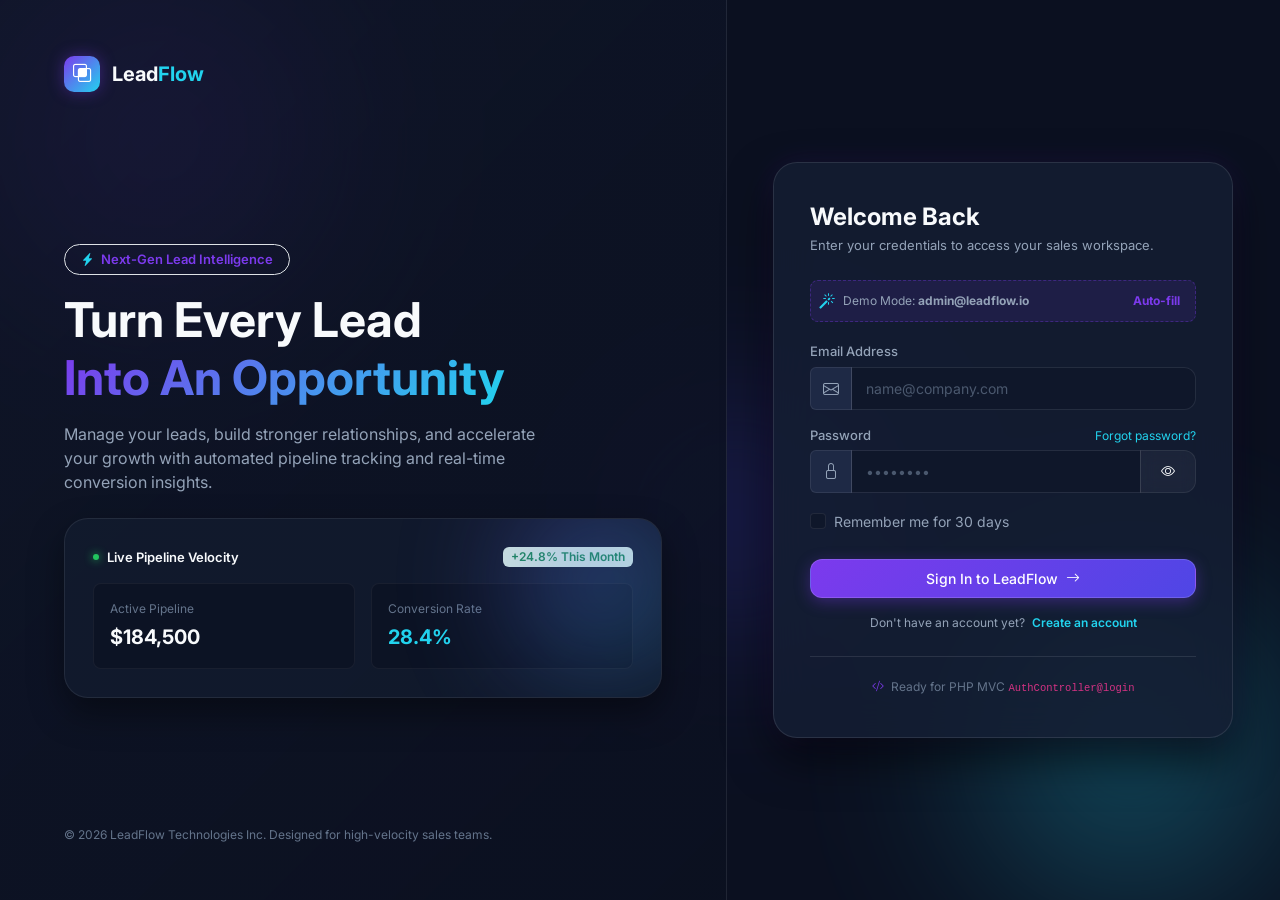
<file: login.html>
<!DOCTYPE html>
<html lang="en">
<head>
  <meta charset="UTF-8">
  <meta name="viewport" content="width=device-width, initial-scale=1.0">
  <title>Sign In — LeadFlow SaaS</title>
  <meta name="description" content="Sign in to LeadFlow - The modern SaaS Lead Management System to accelerate your sales pipeline.">
  
  <!-- Favicon & Fonts -->
  <link rel="preconnect" href="https://fonts.googleapis.com">
  <link rel="preconnect" href="https://fonts.gstatic.com" crossorigin>
  <link href="https://fonts.googleapis.com/css2?family=Inter:wght@300;400;500;600;700;800&display=swap" rel="stylesheet">
  
  <!-- Bootstrap 5 CSS -->
  <link rel="stylesheet" href="https://cdn.jsdelivr.net/npm/bootstrap@5.3.3/dist/css/bootstrap.min.css">
  <!-- Bootstrap Icons -->
  <link rel="stylesheet" href="https://cdn.jsdelivr.net/npm/bootstrap-icons@1.11.3/font/bootstrap-icons.min.css">
  <!-- Custom Design System Stylesheet -->
  <link rel="stylesheet" href="assets/css/style.css">
</head>
<body>

  <div class="auth-wrapper">
    <!-- Floating Background Orbs -->
    <div class="auth-bg-orb auth-bg-orb-1"></div>
    <div class="auth-bg-orb auth-bg-orb-2"></div>
    <div class="auth-bg-orb auth-bg-orb-3"></div>

    <!-- Left Section: Hero & Value Proposition -->
    <section class="auth-hero-section">
      <div class="auth-hero-top">
        <a href="index.html" class="brand-logo mb-4">
          <div class="brand-icon">
            <i class="bi bi-intersect"></i>
          </div>
          <span class="brand-name">Lead<span class="text-cyan">Flow</span></span>
        </a>
      </div>

      <div class="auth-hero-middle my-auto py-4">
        <div class="badge bg-purple-subtle text-purple border border-purple border-opacity-25 px-3 py-2 rounded-pill mb-3 fs-7 fw-semibold">
          <i class="bi bi-lightning-charge-fill text-cyan me-1"></i> Next-Gen Lead Intelligence
        </div>
        
        <h1 class="display-5 fw-bold text-main lh-tight mb-3">
          Turn Every Lead <br>
          <span style="background: linear-gradient(135deg, #7C3AED 0%, #22D3EE 100%); -webkit-background-clip: text; -webkit-text-fill-color: transparent;">
            Into An Opportunity
          </span>
        </h1>
        
        <p class="text-secondary fs-6 mb-4 col-lg-10">
          Manage your leads, build stronger relationships, and accelerate your growth with automated pipeline tracking and real-time conversion insights.
        </p>

        <!-- Abstract Interactive Stats Graphic -->
        <div class="auth-graphic-box">
          <div class="auth-graphic-glow"></div>
          <div class="d-flex align-items-center justify-content-between mb-3">
            <div class="d-flex align-items-center gap-2">
              <span class="badge-dot" style="background:#22C55E; box-shadow: 0 0 8px #22C55E;"></span>
              <span class="text-main fw-semibold fs-7">Live Pipeline Velocity</span>
            </div>
            <span class="badge bg-success-subtle text-success fs-8 fw-semibold">+24.8% This Month</span>
          </div>

          <div class="row g-3">
            <div class="col-6">
              <div class="p-3 rounded-3" style="background: rgba(11, 16, 32, 0.6); border: 1px solid rgba(255, 255, 255, 0.05);">
                <div class="text-muted fs-8 mb-1">Active Pipeline</div>
                <div class="text-main fw-bold fs-5">$184,500</div>
              </div>
            </div>
            <div class="col-6">
              <div class="p-3 rounded-3" style="background: rgba(11, 16, 32, 0.6); border: 1px solid rgba(255, 255, 255, 0.05);">
                <div class="text-muted fs-8 mb-1">Conversion Rate</div>
                <div class="text-cyan fw-bold fs-5">28.4%</div>
              </div>
            </div>
          </div>
        </div>
      </div>

      <div class="auth-hero-bottom text-muted fs-8">
        &copy; 2026 LeadFlow Technologies Inc. Designed for high-velocity sales teams.
      </div>
    </section>

    <!-- Right Section: Login Glass Card Form -->
    <section class="auth-form-section">
      <div class="auth-card">
        <!-- Mobile Logo fallback -->
        <div class="d-lg-none mb-4 text-center">
          <a href="index.html" class="brand-logo justify-content-center">
            <div class="brand-icon"><i class="bi bi-intersect"></i></div>
            <span class="brand-name">Lead<span class="text-cyan">Flow</span></span>
          </a>
        </div>

        <div class="mb-4">
          <h2 class="h4 fw-bold text-main mb-1">Welcome Back</h2>
          <p class="text-secondary fs-7 mb-0">Enter your credentials to access your sales workspace.</p>
        </div>

        <!-- Quick Demo Credential Helper Chip -->
        <div id="demoCredChip" class="p-2 mb-3 rounded-3 d-flex align-items-center justify-content-between" 
             style="background: rgba(124, 58, 237, 0.12); border: 1px dashed rgba(124, 58, 237, 0.35); cursor: pointer;"
             title="Click to fill sample credentials">
          <div class="d-flex align-items-center gap-2">
            <i class="bi bi-magic text-cyan fs-6"></i>
            <span class="fs-8 text-secondary">Demo Mode: <strong>admin@leadflow.io</strong></span>
          </div>
          <span class="badge bg-purple-subtle text-purple fs-8">Auto-fill</span>
        </div>

        <!-- Login Form -->
        <form id="loginForm" method="POST" action="login" novalidate>
          <!-- Email Input -->
          <div class="mb-3">
            <label for="loginEmail" class="form-label">Email Address</label>
            <div class="input-group">
              <span class="input-group-text"><i class="bi bi-envelope"></i></span>
              <input type="email" id="loginEmail" name="email" class="form-control" placeholder="name@company.com" required autocomplete="email">
            </div>
            <div class="invalid-feedback">Please provide a valid work email.</div>
          </div>

          <!-- Password Input with Show/Hide -->
          <div class="mb-3">
            <div class="d-flex align-items-center justify-content-between mb-1">
              <label for="loginPassword" class="form-label mb-0">Password</label>
              <a href="#" class="fs-8 text-cyan" onclick="showToast('Password Reset', 'In production, this routes to the PHP PasswordResetController.', 'info'); return false;">
                Forgot password?
              </a>
            </div>
            <div class="input-group">
              <span class="input-group-text"><i class="bi bi-lock"></i></span>
              <input type="password" id="loginPassword" name="password" class="form-control" placeholder="••••••••" required autocomplete="current-password">
              <button class="btn btn-glass toggle-password-btn" type="button" data-target="loginPassword" aria-label="Toggle password visibility">
                <i class="bi bi-eye"></i>
              </button>
            </div>
            <div class="invalid-feedback">Please enter your password.</div>
          </div>

          <!-- Remember Me -->
          <div class="mb-4 d-flex align-items-center justify-content-between">
            <div class="form-check">
              <input class="form-check-input" type="checkbox" id="rememberMe" name="remember_me">
              <label class="form-check-label fs-8" for="rememberMe">Remember me for 30 days</label>
            </div>
          </div>

          <!-- Submit Button -->
          <button type="submit" id="loginSubmitBtn" class="btn btn-primary-glow w-100 py-2 mb-3">
            <span>Sign In to LeadFlow</span>
            <i class="bi bi-arrow-right"></i>
          </button>

          <!-- Register Link -->
          <div class="text-center text-secondary fs-8">
            Don't have an account yet? 
            <a href="register.html" class="text-cyan fw-semibold ms-1">Create an account</a>
          </div>
        </form>

        <!-- PHP MVC Blueprint Integration Notice -->
        <div class="mt-4 pt-3 border-top border-white border-opacity-10 text-center">
          <span class="text-muted fs-8">
            <i class="bi bi-code-slash text-purple me-1"></i> Ready for PHP MVC <code>AuthController@login</code>
          </span>
        </div>
      </div>
    </section>
  </div>

  <!-- Toast Notifications Container -->
  <div id="toastContainer" class="toast-container-custom"></div>

  <!-- Scripts -->
  <script src="https://cdn.jsdelivr.net/npm/bootstrap@5.3.3/dist/js/bootstrap.bundle.min.js"></script>
  <script src="assets/js/app.js"></script>
  <script src="assets/js/auth.js"></script>
</body>
</html>
</file>
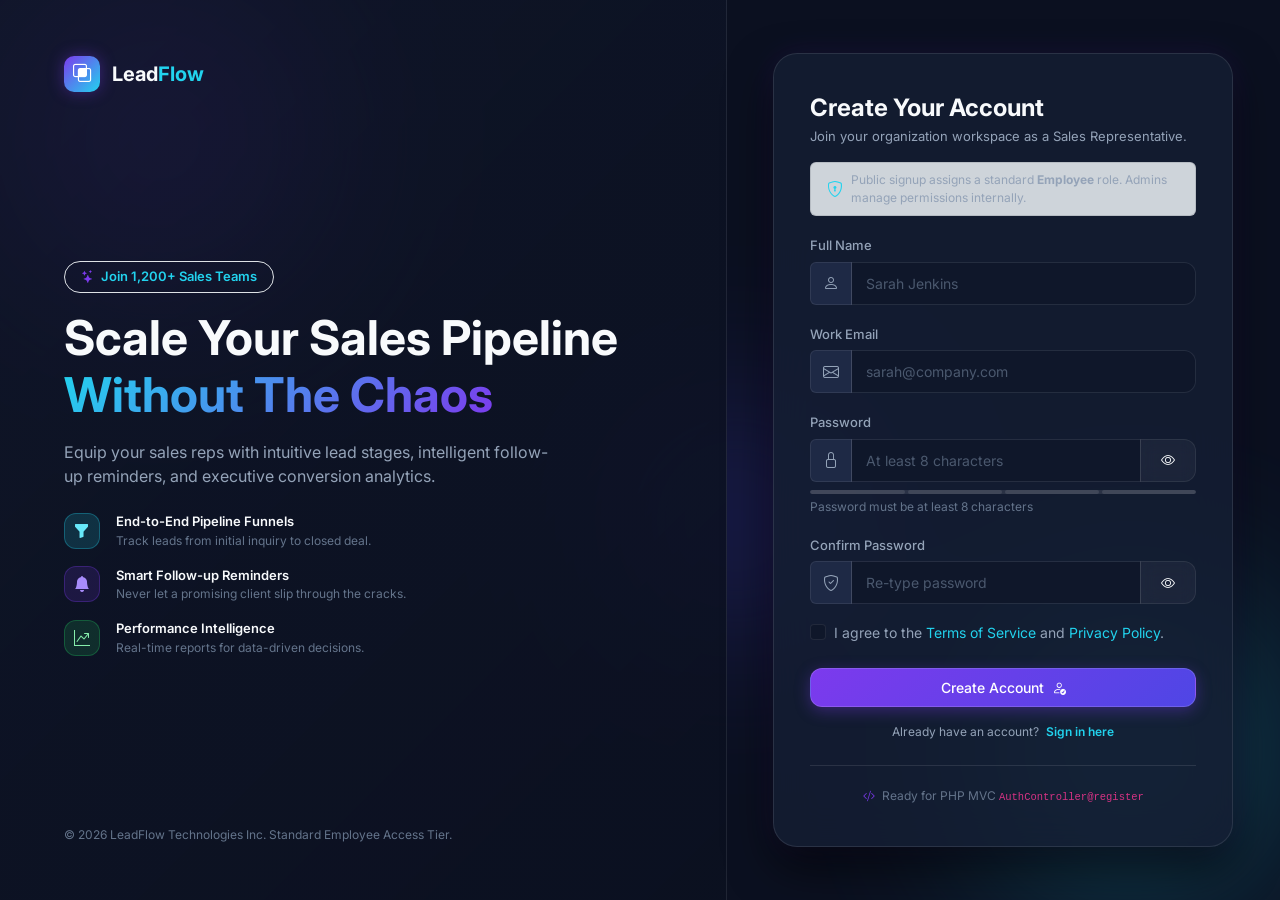
<file: register.html>
<!DOCTYPE html>
<html lang="en">
<head>
  <meta charset="UTF-8">
  <meta name="viewport" content="width=device-width, initial-scale=1.0">
  <title>Create Account — LeadFlow SaaS</title>
  <meta name="description" content="Register for LeadFlow - Enterprise-grade Lead Management Platform for modern sales organizations.">
  
  <!-- Favicon & Fonts -->
  <link rel="preconnect" href="https://fonts.googleapis.com">
  <link rel="preconnect" href="https://fonts.gstatic.com" crossorigin>
  <link href="https://fonts.googleapis.com/css2?family=Inter:wght@300;400;500;600;700;800&display=swap" rel="stylesheet">
  
  <!-- Bootstrap 5 CSS -->
  <link rel="stylesheet" href="https://cdn.jsdelivr.net/npm/bootstrap@5.3.3/dist/css/bootstrap.min.css">
  <!-- Bootstrap Icons -->
  <link rel="stylesheet" href="https://cdn.jsdelivr.net/npm/bootstrap-icons@1.11.3/font/bootstrap-icons.min.css">
  <!-- Custom Design System Stylesheet -->
  <link rel="stylesheet" href="assets/css/style.css">
</head>
<body>

  <div class="auth-wrapper">
    <!-- Floating Background Orbs -->
    <div class="auth-bg-orb auth-bg-orb-1"></div>
    <div class="auth-bg-orb auth-bg-orb-2"></div>
    <div class="auth-bg-orb auth-bg-orb-3"></div>

    <!-- Left Section: Hero & Value Proposition -->
    <section class="auth-hero-section">
      <div class="auth-hero-top">
        <a href="index.html" class="brand-logo mb-4">
          <div class="brand-icon">
            <i class="bi bi-intersect"></i>
          </div>
          <span class="brand-name">Lead<span class="text-cyan">Flow</span></span>
        </a>
      </div>

      <div class="auth-hero-middle my-auto py-4">
        <div class="badge bg-cyan-subtle text-cyan border border-cyan border-opacity-25 px-3 py-2 rounded-pill mb-3 fs-7 fw-semibold">
          <i class="bi bi-stars me-1 text-purple"></i> Join 1,200+ Sales Teams
        </div>
        
        <h1 class="display-5 fw-bold text-main lh-tight mb-3">
          Scale Your Sales Pipeline <br>
          <span style="background: linear-gradient(135deg, #22D3EE 0%, #7C3AED 100%); -webkit-background-clip: text; -webkit-text-fill-color: transparent;">
            Without The Chaos
          </span>
        </h1>
        
        <p class="text-secondary fs-6 mb-4 col-lg-10">
          Equip your sales reps with intuitive lead stages, intelligent follow-up reminders, and executive conversion analytics.
        </p>

        <!-- Feature List -->
        <div class="d-flex flex-column gap-3 mb-4">
          <div class="d-flex align-items-center gap-3">
            <div class="kpi-icon-box kpi-icon-cyan" style="width:36px; height:36px; font-size:1rem;">
              <i class="bi bi-funnel-fill"></i>
            </div>
            <div>
              <div class="text-main fw-semibold fs-7">End-to-End Pipeline Funnels</div>
              <div class="text-muted fs-8">Track leads from initial inquiry to closed deal.</div>
            </div>
          </div>

          <div class="d-flex align-items-center gap-3">
            <div class="kpi-icon-box kpi-icon-purple" style="width:36px; height:36px; font-size:1rem;">
              <i class="bi bi-bell-fill"></i>
            </div>
            <div>
              <div class="text-main fw-semibold fs-7">Smart Follow-up Reminders</div>
              <div class="text-muted fs-8">Never let a promising client slip through the cracks.</div>
            </div>
          </div>

          <div class="d-flex align-items-center gap-3">
            <div class="kpi-icon-box kpi-icon-green" style="width:36px; height:36px; font-size:1rem;">
              <i class="bi bi-graph-up-arrow"></i>
            </div>
            <div>
              <div class="text-main fw-semibold fs-7">Performance Intelligence</div>
              <div class="text-muted fs-8">Real-time reports for data-driven decisions.</div>
            </div>
          </div>
        </div>
      </div>

      <div class="auth-hero-bottom text-muted fs-8">
        &copy; 2026 LeadFlow Technologies Inc. Standard Employee Access Tier.
      </div>
    </section>

    <!-- Right Section: Register Form Card -->
    <section class="auth-form-section">
      <div class="auth-card">
        <!-- Mobile Logo fallback -->
        <div class="d-lg-none mb-4 text-center">
          <a href="index.html" class="brand-logo justify-content-center">
            <div class="brand-icon"><i class="bi bi-intersect"></i></div>
            <span class="brand-name">Lead<span class="text-cyan">Flow</span></span>
          </a>
        </div>

        <div class="mb-3">
          <h2 class="h4 fw-bold text-main mb-1">Create Your Account</h2>
          <p class="text-secondary fs-7 mb-0">Join your organization workspace as a Sales Representative.</p>
        </div>

        <div class="alert alert-dark border border-secondary border-opacity-25 py-2 px-3 mb-3 fs-8 text-secondary d-flex align-items-center gap-2">
          <i class="bi bi-shield-lock text-cyan fs-6"></i>
          <span>Public signup assigns a standard <strong>Employee</strong> role. Admins manage permissions internally.</span>
        </div>

        <!-- Registration Form -->
        <form id="registerForm" method="POST" action="register" novalidate>
          <!-- Full Name -->
          <div class="mb-3">
            <label for="regName" class="form-label">Full Name</label>
            <div class="input-group">
              <span class="input-group-text"><i class="bi bi-person"></i></span>
              <input type="text" id="regName" name="name" class="form-control" placeholder="Sarah Jenkins" required autocomplete="name">
            </div>
            <div class="invalid-feedback">Please enter your full name.</div>
          </div>

          <!-- Email Address -->
          <div class="mb-3">
            <label for="regEmail" class="form-label">Work Email</label>
            <div class="input-group">
              <span class="input-group-text"><i class="bi bi-envelope"></i></span>
              <input type="email" id="regEmail" name="email" class="form-control" placeholder="sarah@company.com" required autocomplete="email">
            </div>
            <div class="invalid-feedback">Please enter a valid work email.</div>
          </div>

          <!-- Password with Strength Meter -->
          <div class="mb-3">
            <label for="regPassword" class="form-label">Password</label>
            <div class="input-group">
              <span class="input-group-text"><i class="bi bi-lock"></i></span>
              <input type="password" id="regPassword" name="password" class="form-control" placeholder="At least 8 characters" required autocomplete="new-password">
              <button class="btn btn-glass toggle-password-btn" type="button" data-target="regPassword" aria-label="Toggle password visibility">
                <i class="bi bi-eye"></i>
              </button>
            </div>
            <!-- Strength Meter Visual -->
            <div class="strength-meter-bar">
              <div class="strength-step"></div>
              <div class="strength-step"></div>
              <div class="strength-step"></div>
              <div class="strength-step"></div>
            </div>
            <div id="strengthText" class="form-text mt-1 fs-8 text-muted">Password must be at least 8 characters</div>
            <div class="invalid-feedback">Password must be at least 8 characters.</div>
          </div>

          <!-- Confirm Password -->
          <div class="mb-3">
            <label for="regConfirmPassword" class="form-label">Confirm Password</label>
            <div class="input-group">
              <span class="input-group-text"><i class="bi bi-shield-check"></i></span>
              <input type="password" id="regConfirmPassword" name="password_confirmation" class="form-control" placeholder="Re-type password" required autocomplete="new-password">
              <button class="btn btn-glass toggle-password-btn" type="button" data-target="regConfirmPassword" aria-label="Toggle password visibility">
                <i class="bi bi-eye"></i>
              </button>
            </div>
            <div class="invalid-feedback">Passwords do not match.</div>
          </div>

          <!-- Terms & Conditions Checkbox -->
          <div class="mb-4">
            <div class="form-check">
              <input class="form-check-input" type="checkbox" id="regTerms" name="terms" required>
              <label class="form-check-label fs-8" for="regTerms">
                I agree to the <a href="#" class="text-cyan" onclick="showToast('Terms', 'Demo Terms of Service agreement.', 'info'); return false;">Terms of Service</a> and <a href="#" class="text-cyan" onclick="showToast('Privacy', 'Demo Privacy Policy agreement.', 'info'); return false;">Privacy Policy</a>.
              </label>
              <div class="invalid-feedback">You must accept the terms before creating an account.</div>
            </div>
          </div>

          <!-- Submit Button -->
          <button type="submit" id="regSubmitBtn" class="btn btn-primary-glow w-100 py-2 mb-3">
            <span>Create Account</span>
            <i class="bi bi-person-check"></i>
          </button>

          <!-- Back to Login -->
          <div class="text-center text-secondary fs-8">
            Already have an account? 
            <a href="login.html" class="text-cyan fw-semibold ms-1">Sign in here</a>
          </div>
        </form>

        <!-- PHP MVC Blueprint Integration Notice -->
        <div class="mt-4 pt-3 border-top border-white border-opacity-10 text-center">
          <span class="text-muted fs-8">
            <i class="bi bi-code-slash text-purple me-1"></i> Ready for PHP MVC <code>AuthController@register</code>
          </span>
        </div>
      </div>
    </section>
  </div>

  <!-- Toast Notifications Container -->
  <div id="toastContainer" class="toast-container-custom"></div>

  <!-- Scripts -->
  <script src="https://cdn.jsdelivr.net/npm/bootstrap@5.3.3/dist/js/bootstrap.bundle.min.js"></script>
  <script src="assets/js/app.js"></script>
  <script src="assets/js/auth.js"></script>
</body>
</html>
</file>
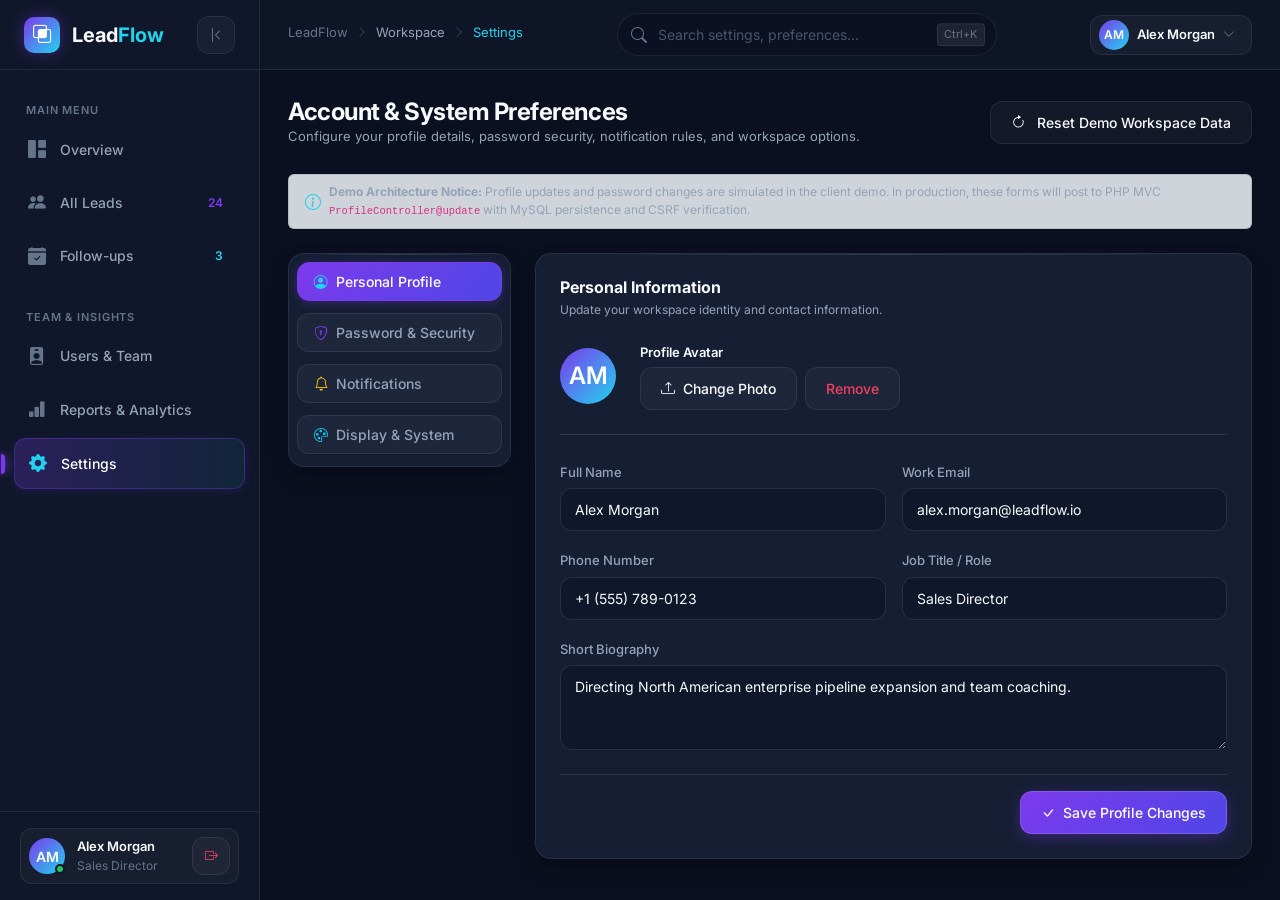
<file: settings.html>
<!DOCTYPE html>
<html lang="en">
<head>
  <meta charset="UTF-8">
  <meta name="viewport" content="width=device-width, initial-scale=1.0">
  <title>Settings & Profile — LeadFlow SaaS</title>
  <meta name="description" content="Manage personal profile, password security, notification preferences, and system appearance.">
  
  <!-- Fonts -->
  <link rel="preconnect" href="https://fonts.googleapis.com">
  <link rel="preconnect" href="https://fonts.gstatic.com" crossorigin>
  <link href="https://fonts.googleapis.com/css2?family=Inter:wght@300;400;500;600;700;800&display=swap" rel="stylesheet">
  
  <!-- Bootstrap 5 CSS -->
  <link rel="stylesheet" href="https://cdn.jsdelivr.net/npm/bootstrap@5.3.3/dist/css/bootstrap.min.css">
  <!-- Bootstrap Icons -->
  <link rel="stylesheet" href="https://cdn.jsdelivr.net/npm/bootstrap-icons@1.11.3/font/bootstrap-icons.min.css">
  <!-- Custom Design System Stylesheet -->
  <link rel="stylesheet" href="assets/css/style.css">
</head>
<body>

  <!-- Backdrop for Mobile Sidebar -->
  <div id="sidebarBackdrop" class="sidebar-backdrop"></div>

  <div class="app-wrapper">
    <!-- Collapsible Sidebar -->
    <aside class="app-sidebar" id="appSidebar">
      <div class="sidebar-header">
        <a href="index.html" class="brand-logo">
          <div class="brand-icon">
            <i class="bi bi-intersect"></i>
          </div>
          <span class="brand-name">Lead<span class="text-cyan">Flow</span></span>
        </a>
        <button type="button" class="btn btn-glass btn-icon d-none d-lg-flex" id="sidebarToggleBtn" title="Toggle Sidebar">
          <i class="bi bi-chevron-bar-left text-muted"></i>
        </button>
      </div>

      <div class="sidebar-menu">
        <div class="menu-section-label">Main Menu</div>
        
        <a href="index.html" class="nav-link-custom">
          <i class="bi bi-grid-1x2-fill"></i>
          <span class="nav-text">Overview</span>
        </a>
        
        <a href="leads.html" class="nav-link-custom">
          <i class="bi bi-people-fill"></i>
          <span class="nav-text">All Leads</span>
          <span class="badge bg-purple-subtle text-purple ms-auto nav-badge fs-8 fw-semibold">24</span>
        </a>

        <a href="followups.html" class="nav-link-custom">
          <i class="bi bi-calendar-check-fill"></i>
          <span class="nav-text">Follow-ups</span>
          <span class="badge bg-cyan-subtle text-cyan ms-auto nav-badge fs-8 fw-semibold">3</span>
        </a>

        <div class="menu-section-label mt-3">Team & Insights</div>

        <a href="users.html" class="nav-link-custom">
          <i class="bi bi-person-badge-fill"></i>
          <span class="nav-text">Users & Team</span>
        </a>

        <a href="reports.html" class="nav-link-custom">
          <i class="bi bi-bar-chart-fill"></i>
          <span class="nav-text">Reports & Analytics</span>
        </a>

        <a href="settings.html" class="nav-link-custom active">
          <i class="bi bi-gear-fill"></i>
          <span class="nav-text">Settings</span>
        </a>
      </div>

      <div class="sidebar-footer">
        <div class="user-mini-card">
          <div class="avatar avatar-online">AM</div>
          <div class="user-details overflow-hidden">
            <div class="fw-semibold text-main fs-7 text-truncate">Alex Morgan</div>
            <div class="text-muted fs-8 text-truncate">Sales Director</div>
          </div>
          <a href="login.html" class="btn btn-glass btn-icon ms-auto" title="Sign Out">
            <i class="bi bi-box-arrow-right text-danger-custom fs-7"></i>
          </a>
        </div>
      </div>
    </aside>

    <!-- Main Content Area -->
    <div class="app-main">
      <!-- Sticky Topbar Navigation -->
      <header class="app-topbar">
        <div class="d-flex align-items-center gap-3">
          <button type="button" class="btn btn-glass btn-icon d-lg-none" id="mobileSidebarToggle" aria-label="Toggle mobile menu">
            <i class="bi bi-list fs-5"></i>
          </button>

          <div class="d-none d-sm-block">
            <div class="breadcrumb-custom">
              <a href="index.html">LeadFlow</a>
              <span class="separator"><i class="bi bi-chevron-right fs-8"></i></span>
              <span class="text-secondary">Workspace</span>
              <span class="separator"><i class="bi bi-chevron-right fs-8"></i></span>
              <span class="text-cyan">Settings</span>
            </div>
          </div>
        </div>

        <div class="topbar-search d-none d-md-block">
          <i class="bi bi-search search-icon"></i>
          <input type="text" id="globalSearchInput" class="form-control" placeholder="Search settings, preferences...">
          <span class="search-shortcut">Ctrl+K</span>
        </div>

        <div class="topbar-actions">
          <div class="dropdown">
            <button class="btn btn-glass p-1 ps-2 pe-3 d-flex align-items-center gap-2" type="button" data-bs-toggle="dropdown" aria-expanded="false">
              <div class="avatar avatar-sm">AM</div>
              <span class="fs-7 fw-semibold text-main d-none d-sm-inline">Alex Morgan</span>
              <i class="bi bi-chevron-down fs-8 text-muted"></i>
            </button>
            <ul class="dropdown-menu dropdown-menu-end dropdown-menu-dark-custom">
              <li class="px-3 py-2 border-bottom border-white border-opacity-10">
                <div class="fw-semibold text-main fs-7">Alex Morgan</div>
                <div class="text-muted fs-8">alex.morgan@leadflow.io</div>
              </li>
              <li><a class="dropdown-item dropdown-item-custom" href="settings.html"><i class="bi bi-person"></i> My Profile</a></li>
              <li><a class="dropdown-item dropdown-item-custom" href="settings.html"><i class="bi bi-gear"></i> Settings</a></li>
              <li><hr class="dropdown-divider"></li>
              <li><a class="dropdown-item dropdown-item-custom text-danger-custom" href="login.html"><i class="bi bi-box-arrow-right"></i> Sign Out</a></li>
            </ul>
          </div>
        </div>
      </header>

      <!-- Main Settings Page Body -->
      <main class="page-content">
        <!-- Page Header -->
        <div class="page-header">
          <div>
            <h1 class="page-title">Account & System Preferences</h1>
            <p class="text-secondary fs-7 mb-0">Configure your profile details, password security, notification rules, and workspace options.</p>
          </div>
          <div>
            <button type="button" class="btn btn-glass" onclick="resetDemoData()">
              <i class="bi bi-arrow-clockwise me-1"></i> Reset Demo Workspace Data
            </button>
          </div>
        </div>

        <div class="alert alert-dark border border-secondary border-opacity-25 py-2 px-3 mb-4 fs-8 text-secondary d-flex align-items-center gap-2">
          <i class="bi bi-info-circle text-cyan fs-6"></i>
          <span>
            <strong>Demo Architecture Notice:</strong> Profile updates and password changes are simulated in the client demo. In production, these forms will post to PHP MVC <code>ProfileController@update</code> with MySQL persistence and CSRF verification.
          </span>
        </div>

        <div class="row g-4">
          <!-- Left Column: Navigation Tabs -->
          <div class="col-lg-3">
            <div class="saas-card p-2">
              <div class="nav flex-column nav-pills nav-pills-custom" id="settingsTab" role="tablist">
                <button class="nav-link active text-start py-2 px-3 mb-1" id="tab-profile" data-bs-toggle="pill" data-bs-target="#content-profile" type="button" role="tab">
                  <i class="bi bi-person-circle me-2 text-cyan"></i>Personal Profile
                </button>
                <button class="nav-link text-start py-2 px-3 mb-1" id="tab-security" data-bs-toggle="pill" data-bs-target="#content-security" type="button" role="tab">
                  <i class="bi bi-shield-lock me-2 text-purple"></i>Password & Security
                </button>
                <button class="nav-link text-start py-2 px-3 mb-1" id="tab-notifications" data-bs-toggle="pill" data-bs-target="#content-notifications" type="button" role="tab">
                  <i class="bi bi-bell me-2 text-warning"></i>Notifications
                </button>
                <button class="nav-link text-start py-2 px-3 mb-1" id="tab-display" data-bs-toggle="pill" data-bs-target="#content-display" type="button" role="tab">
                  <i class="bi bi-palette me-2 text-info"></i>Display & System
                </button>
              </div>
            </div>
          </div>

          <!-- Right Column: Tab Panes -->
          <div class="col-lg-9">
            <div class="tab-content" id="settingsTabContent">
              
              <!-- 1. Profile Tab -->
              <div class="tab-pane fade show active" id="content-profile" role="tabpanel">
                <div class="saas-card p-3 p-md-4">
                  <h3 class="h6 fw-bold text-main mb-1">Personal Information</h3>
                  <p class="text-secondary fs-8 mb-4">Update your workspace identity and contact information.</p>

                  <form id="profileForm" method="POST" action="settings/profile" onsubmit="event.preventDefault(); showToast('Profile Saved (Demo)', 'In production, changes are persisted via PHP ProfileController.', 'success');">
                    <!-- Avatar Preview Row -->
                    <div class="d-flex align-items-center gap-4 mb-4 pb-4 border-bottom border-white border-opacity-10">
                      <div class="avatar avatar-lg" id="profileAvatarBig" style="font-size: 1.5rem;">AM</div>
                      <div>
                        <div class="fw-semibold text-main fs-7 mb-1">Profile Avatar</div>
                        <div class="d-flex align-items-center gap-2">
                          <label for="profileAvatarUpload" class="btn btn-glass btn-sm">
                            <i class="bi bi-upload"></i> Change Photo
                          </label>
                          <input type="file" id="profileAvatarUpload" class="d-none" accept="image/*" onchange="showToast('Avatar Selected', 'Live image preview updated.', 'info')">
                          <button type="button" class="btn btn-glass btn-sm text-danger-custom" onclick="showToast('Avatar Removed', 'Reverted to initials avatar.', 'warning')">Remove</button>
                        </div>
                      </div>
                    </div>

                    <div class="row g-3">
                      <div class="col-md-6">
                        <label for="profileFullName" class="form-label">Full Name</label>
                        <input type="text" class="form-control" id="profileFullName" name="name" value="Alex Morgan" required>
                      </div>

                      <div class="col-md-6">
                        <label for="profileEmail" class="form-label">Work Email</label>
                        <input type="email" class="form-control" id="profileEmail" name="email" value="alex.morgan@leadflow.io" required>
                      </div>

                      <div class="col-md-6">
                        <label for="profilePhone" class="form-label">Phone Number</label>
                        <input type="text" class="form-control" id="profilePhone" name="phone" value="+1 (555) 789-0123">
                      </div>

                      <div class="col-md-6">
                        <label for="profileJobTitle" class="form-label">Job Title / Role</label>
                        <input type="text" class="form-control" id="profileJobTitle" name="job_title" value="Sales Director">
                      </div>

                      <div class="col-12">
                        <label for="profileBio" class="form-label">Short Biography</label>
                        <textarea class="form-control" id="profileBio" name="bio" rows="3">Directing North American enterprise pipeline expansion and team coaching.</textarea>
                      </div>
                    </div>

                    <div class="mt-4 pt-3 border-top border-white border-opacity-10 d-flex justify-content-end">
                      <button type="submit" class="btn btn-primary-glow">
                        <i class="bi bi-check-lg"></i> Save Profile Changes
                      </button>
                    </div>
                  </form>
                </div>
              </div>

              <!-- 2. Password & Security Tab -->
              <div class="tab-pane fade" id="content-security" role="tabpanel">
                <div class="saas-card p-3 p-md-4">
                  <h3 class="h6 fw-bold text-main mb-1">Password & Authentication</h3>
                  <p class="text-secondary fs-8 mb-4">Ensure your account uses a strong, unique password.</p>

                  <form id="passwordForm" method="POST" action="settings/password" onsubmit="event.preventDefault(); showToast('Security Updated (Demo)', 'Password change requires backend PHP hashing verification.', 'info');">
                    <div class="row g-3 mb-4">
                      <div class="col-12">
                        <label for="currentPassword" class="form-label">Current Password</label>
                        <div class="input-group">
                          <span class="input-group-text"><i class="bi bi-lock"></i></span>
                          <input type="password" class="form-control" id="currentPassword" name="current_password" placeholder="••••••••" required>
                          <button class="btn btn-glass toggle-password-btn" type="button" data-target="currentPassword"><i class="bi bi-eye"></i></button>
                        </div>
                      </div>

                      <div class="col-md-6">
                        <label for="newPassword" class="form-label">New Password</label>
                        <div class="input-group">
                          <span class="input-group-text"><i class="bi bi-key"></i></span>
                          <input type="password" class="form-control" id="newPassword" name="new_password" placeholder="Minimum 8 characters" required>
                          <button class="btn btn-glass toggle-password-btn" type="button" data-target="newPassword"><i class="bi bi-eye"></i></button>
                        </div>
                      </div>

                      <div class="col-md-6">
                        <label for="confirmNewPassword" class="form-label">Confirm New Password</label>
                        <div class="input-group">
                          <span class="input-group-text"><i class="bi bi-shield-check"></i></span>
                          <input type="password" class="form-control" id="confirmNewPassword" name="new_password_confirmation" placeholder="Re-type new password" required>
                          <button class="btn btn-glass toggle-password-btn" type="button" data-target="confirmNewPassword"><i class="bi bi-eye"></i></button>
                        </div>
                      </div>
                    </div>

                    <div class="p-3 rounded-3 mb-4" style="background: rgba(16, 23, 42, 0.6); border: 1px solid rgba(255, 255, 255, 0.06);">
                      <div class="d-flex align-items-center justify-content-between">
                        <div>
                          <div class="fw-semibold text-main fs-7">Two-Factor Authentication (2FA)</div>
                          <div class="text-secondary fs-8">Require an authenticator code when logging in from new devices.</div>
                        </div>
                        <div class="form-check form-switch fs-5">
                          <input class="form-check-input" type="checkbox" role="switch" id="twoFactorSwitch" onchange="showToast('2FA Setting', 'Two-factor setting toggled in demo.', 'info')">
                        </div>
                      </div>
                    </div>

                    <div class="d-flex justify-content-end">
                      <button type="submit" class="btn btn-primary-glow">
                        <i class="bi bi-shield-check"></i> Update Password
                      </button>
                    </div>
                  </form>
                </div>
              </div>

              <!-- 3. Notifications Tab -->
              <div class="tab-pane fade" id="content-notifications" role="tabpanel">
                <div class="saas-card p-3 p-md-4">
                  <h3 class="h6 fw-bold text-main mb-1">Notification Preferences</h3>
                  <p class="text-secondary fs-8 mb-4">Choose how and when you receive lead activity updates.</p>

                  <div class="d-flex flex-column gap-3 mb-4">
                    <div class="p-3 rounded-3 d-flex align-items-center justify-content-between" style="background: rgba(16, 23, 42, 0.6); border: 1px solid rgba(255, 255, 255, 0.06);">
                      <div>
                        <div class="fw-semibold text-main fs-7">New Lead Assigned</div>
                        <div class="text-secondary fs-8">Receive an instant email when a prospect is assigned to your pipeline.</div>
                      </div>
                      <div class="form-check form-switch fs-5">
                        <input class="form-check-input" type="checkbox" role="switch" checked>
                      </div>
                    </div>

                    <div class="p-3 rounded-3 d-flex align-items-center justify-content-between" style="background: rgba(16, 23, 42, 0.6); border: 1px solid rgba(255, 255, 255, 0.06);">
                      <div>
                        <div class="fw-semibold text-main fs-7">Follow-up Due Alerts</div>
                        <div class="text-secondary fs-8">Get notified 30 minutes before a scheduled meeting or touchpoint.</div>
                      </div>
                      <div class="form-check form-switch fs-5">
                        <input class="form-check-input" type="checkbox" role="switch" checked>
                      </div>
                    </div>

                    <div class="p-3 rounded-3 d-flex align-items-center justify-content-between" style="background: rgba(16, 23, 42, 0.6); border: 1px solid rgba(255, 255, 255, 0.06);">
                      <div>
                        <div class="fw-semibold text-main fs-7">Daily Pipeline Digest</div>
                        <div class="text-secondary fs-8">Morning summary email with active opportunities and overdue actions.</div>
                      </div>
                      <div class="form-check form-switch fs-5">
                        <input class="form-check-input" type="checkbox" role="switch">
                      </div>
                    </div>
                  </div>

                  <div class="d-flex justify-content-end">
                    <button type="button" class="btn btn-primary-glow" onclick="showToast('Preferences Saved', 'Notification rules updated.', 'success')">
                      <i class="bi bi-check-lg"></i> Save Preferences
                    </button>
                  </div>
                </div>
              </div>

              <!-- 4. Display & System Tab -->
              <div class="tab-pane fade" id="content-display" role="tabpanel">
                <div class="saas-card p-3 p-md-4">
                  <h3 class="h6 fw-bold text-main mb-1">System & Interface Options</h3>
                  <p class="text-secondary fs-8 mb-4">Customize regional formatting and data table defaults.</p>

                  <div class="row g-3 mb-4">
                    <div class="col-md-6">
                      <label for="currencySetting" class="form-label">Currency Symbol</label>
                      <select class="form-select" id="currencySetting">
                        <option value="USD" selected>USD ($) — United States Dollar</option>
                        <option value="EUR">EUR (€) — Euro</option>
                        <option value="GBP">GBP (£) — British Pound</option>
                      </select>
                    </div>

                    <div class="col-md-6">
                      <label for="dateFormatSetting" class="form-label">Date Format</label>
                      <select class="form-select" id="dateFormatSetting">
                        <option value="YYYY-MM-DD" selected>YYYY-MM-DD (ISO)</option>
                        <option value="MM/DD/YYYY">MM/DD/YYYY (US)</option>
                        <option value="DD/MM/YYYY">DD/MM/YYYY (UK/EU)</option>
                      </select>
                    </div>

                    <div class="col-md-6">
                      <label for="defaultPageSize" class="form-label">Default Table Rows</label>
                      <select class="form-select" id="defaultPageSize">
                        <option value="6" selected>6 leads per page</option>
                        <option value="12">12 leads per page</option>
                        <option value="25">25 leads per page</option>
                      </select>
                    </div>

                    <div class="col-md-6">
                      <label for="themeMode" class="form-label">Interface Theme</label>
                      <select class="form-select" id="themeMode">
                        <option value="dark" selected>SaaS Deep Dark (#0B1020)</option>
                        <option value="high-contrast">High Contrast Dark</option>
                      </select>
                    </div>
                  </div>

                  <div class="d-flex justify-content-end">
                    <button type="button" class="btn btn-primary-glow" onclick="showToast('Display Settings', 'Interface preferences saved.', 'success')">
                      <i class="bi bi-check-lg"></i> Apply System Settings
                    </button>
                  </div>
                </div>
              </div>

            </div>
          </div>
        </div>
      </main>
    </div>
  </div>

  <!-- Toast Container -->
  <div id="toastContainer" class="toast-container-custom"></div>

  <!-- Scripts -->
  <script src="https://cdn.jsdelivr.net/npm/bootstrap@5.3.3/dist/js/bootstrap.bundle.min.js"></script>
  <script src="assets/js/app.js"></script>
  <script src="assets/js/auth.js"></script>
</body>
</html>
</file>
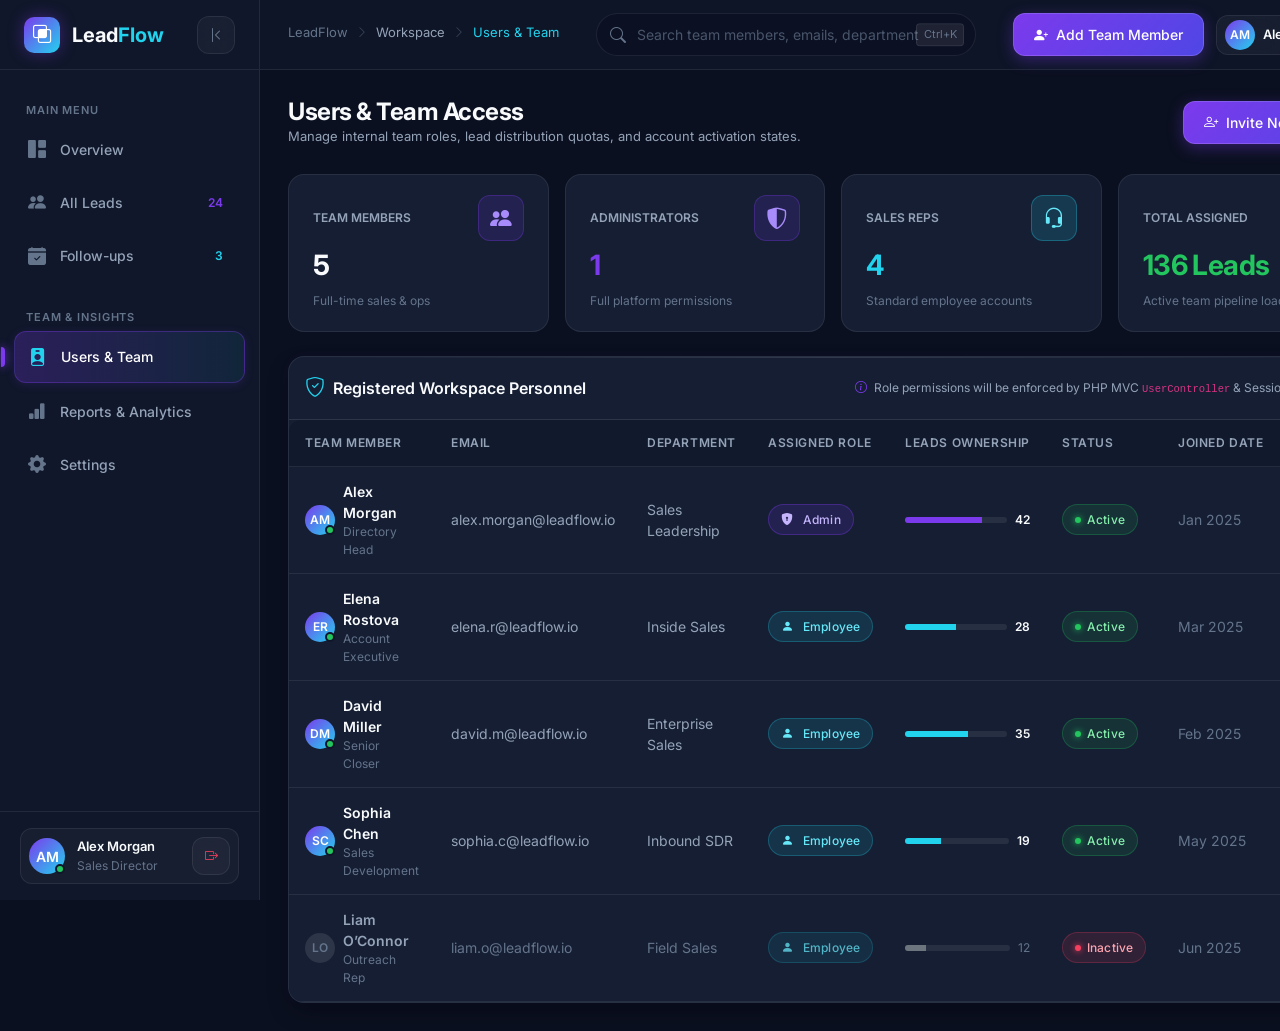
<file: users.html>
<!DOCTYPE html>
<html lang="en">
<head>
  <meta charset="UTF-8">
  <meta name="viewport" content="width=device-width, initial-scale=1.0">
  <title>Users & Team Management — LeadFlow SaaS</title>
  <meta name="description" content="Manage sales team members, role assignments, and lead ownership.">
  
  <!-- Fonts -->
  <link rel="preconnect" href="https://fonts.googleapis.com">
  <link rel="preconnect" href="https://fonts.gstatic.com" crossorigin>
  <link href="https://fonts.googleapis.com/css2?family=Inter:wght@300;400;500;600;700;800&display=swap" rel="stylesheet">
  
  <!-- Bootstrap 5 CSS -->
  <link rel="stylesheet" href="https://cdn.jsdelivr.net/npm/bootstrap@5.3.3/dist/css/bootstrap.min.css">
  <!-- Bootstrap Icons -->
  <link rel="stylesheet" href="https://cdn.jsdelivr.net/npm/bootstrap-icons@1.11.3/font/bootstrap-icons.min.css">
  <!-- Custom Design System Stylesheet -->
  <link rel="stylesheet" href="assets/css/style.css">
</head>
<body>

  <!-- Backdrop for Mobile Sidebar -->
  <div id="sidebarBackdrop" class="sidebar-backdrop"></div>

  <div class="app-wrapper">
    <!-- Collapsible Sidebar -->
    <aside class="app-sidebar" id="appSidebar">
      <div class="sidebar-header">
        <a href="index.html" class="brand-logo">
          <div class="brand-icon">
            <i class="bi bi-intersect"></i>
          </div>
          <span class="brand-name">Lead<span class="text-cyan">Flow</span></span>
        </a>
        <button type="button" class="btn btn-glass btn-icon d-none d-lg-flex" id="sidebarToggleBtn" title="Toggle Sidebar">
          <i class="bi bi-chevron-bar-left text-muted"></i>
        </button>
      </div>

      <div class="sidebar-menu">
        <div class="menu-section-label">Main Menu</div>
        
        <a href="index.html" class="nav-link-custom">
          <i class="bi bi-grid-1x2-fill"></i>
          <span class="nav-text">Overview</span>
        </a>
        
        <a href="leads.html" class="nav-link-custom">
          <i class="bi bi-people-fill"></i>
          <span class="nav-text">All Leads</span>
          <span class="badge bg-purple-subtle text-purple ms-auto nav-badge fs-8 fw-semibold">24</span>
        </a>

        <a href="followups.html" class="nav-link-custom">
          <i class="bi bi-calendar-check-fill"></i>
          <span class="nav-text">Follow-ups</span>
          <span class="badge bg-cyan-subtle text-cyan ms-auto nav-badge fs-8 fw-semibold">3</span>
        </a>

        <div class="menu-section-label mt-3">Team & Insights</div>

        <a href="users.html" class="nav-link-custom active">
          <i class="bi bi-person-badge-fill"></i>
          <span class="nav-text">Users & Team</span>
        </a>

        <a href="reports.html" class="nav-link-custom">
          <i class="bi bi-bar-chart-fill"></i>
          <span class="nav-text">Reports & Analytics</span>
        </a>

        <a href="settings.html" class="nav-link-custom">
          <i class="bi bi-gear-fill"></i>
          <span class="nav-text">Settings</span>
        </a>
      </div>

      <div class="sidebar-footer">
        <div class="user-mini-card">
          <div class="avatar avatar-online">AM</div>
          <div class="user-details overflow-hidden">
            <div class="fw-semibold text-main fs-7 text-truncate">Alex Morgan</div>
            <div class="text-muted fs-8 text-truncate">Sales Director</div>
          </div>
          <a href="login.html" class="btn btn-glass btn-icon ms-auto" title="Sign Out">
            <i class="bi bi-box-arrow-right text-danger-custom fs-7"></i>
          </a>
        </div>
      </div>
    </aside>

    <!-- Main Content Area -->
    <div class="app-main">
      <!-- Sticky Topbar Navigation -->
      <header class="app-topbar">
        <div class="d-flex align-items-center gap-3">
          <button type="button" class="btn btn-glass btn-icon d-lg-none" id="mobileSidebarToggle" aria-label="Toggle mobile menu">
            <i class="bi bi-list fs-5"></i>
          </button>

          <div class="d-none d-sm-block">
            <div class="breadcrumb-custom">
              <a href="index.html">LeadFlow</a>
              <span class="separator"><i class="bi bi-chevron-right fs-8"></i></span>
              <span class="text-secondary">Workspace</span>
              <span class="separator"><i class="bi bi-chevron-right fs-8"></i></span>
              <span class="text-cyan">Users & Team</span>
            </div>
          </div>
        </div>

        <div class="topbar-search d-none d-md-block">
          <i class="bi bi-search search-icon"></i>
          <input type="text" id="globalSearchInput" class="form-control" placeholder="Search team members, emails, departments...">
          <span class="search-shortcut">Ctrl+K</span>
        </div>

        <div class="topbar-actions">
          <button type="button" class="btn btn-primary-glow btn-sm" data-bs-toggle="modal" data-bs-target="#addUserModal">
            <i class="bi bi-person-plus-fill"></i>
            <span>Add Team Member</span>
          </button>

          <div class="dropdown">
            <button class="btn btn-glass p-1 ps-2 pe-3 d-flex align-items-center gap-2" type="button" data-bs-toggle="dropdown" aria-expanded="false">
              <div class="avatar avatar-sm">AM</div>
              <span class="fs-7 fw-semibold text-main d-none d-sm-inline">Alex Morgan</span>
              <i class="bi bi-chevron-down fs-8 text-muted"></i>
            </button>
            <ul class="dropdown-menu dropdown-menu-end dropdown-menu-dark-custom">
              <li class="px-3 py-2 border-bottom border-white border-opacity-10">
                <div class="fw-semibold text-main fs-7">Alex Morgan</div>
                <div class="text-muted fs-8">alex.morgan@leadflow.io</div>
              </li>
              <li><a class="dropdown-item dropdown-item-custom" href="settings.html"><i class="bi bi-person"></i> My Profile</a></li>
              <li><a class="dropdown-item dropdown-item-custom" href="settings.html"><i class="bi bi-gear"></i> Settings</a></li>
              <li><hr class="dropdown-divider"></li>
              <li><a class="dropdown-item dropdown-item-custom text-danger-custom" href="login.html"><i class="bi bi-box-arrow-right"></i> Sign Out</a></li>
            </ul>
          </div>
        </div>
      </header>

      <!-- Main Users Page Body -->
      <main class="page-content">
        <!-- Page Header -->
        <div class="page-header">
          <div>
            <h1 class="page-title">Users & Team Access</h1>
            <p class="text-secondary fs-7 mb-0">Manage internal team roles, lead distribution quotas, and account activation states.</p>
          </div>
          <div>
            <button type="button" class="btn btn-primary-glow" data-bs-toggle="modal" data-bs-target="#addUserModal">
              <i class="bi bi-person-plus"></i>
              <span>Invite New Member</span>
            </button>
          </div>
        </div>

        <!-- Team Stats Row -->
        <div class="row g-3 mb-4">
          <div class="col-md-3 col-sm-6">
            <div class="kpi-card kpi-card-purple">
              <div class="d-flex align-items-center justify-content-between mb-2">
                <span class="text-secondary fs-8 fw-semibold text-uppercase">Team Members</span>
                <div class="kpi-icon-box kpi-icon-purple"><i class="bi bi-people-fill"></i></div>
              </div>
              <div class="kpi-value mb-1" id="kpiTotalMembers">5</div>
              <span class="text-muted fs-8">Full-time sales & ops</span>
            </div>
          </div>

          <div class="col-md-3 col-sm-6">
            <div class="kpi-card kpi-card-purple">
              <div class="d-flex align-items-center justify-content-between mb-2">
                <span class="text-secondary fs-8 fw-semibold text-uppercase">Administrators</span>
                <div class="kpi-icon-box kpi-icon-purple"><i class="bi bi-shield-shaded"></i></div>
              </div>
              <div class="kpi-value mb-1 text-purple">1</div>
              <span class="text-muted fs-8">Full platform permissions</span>
            </div>
          </div>

          <div class="col-md-3 col-sm-6">
            <div class="kpi-card kpi-card-cyan">
              <div class="d-flex align-items-center justify-content-between mb-2">
                <span class="text-secondary fs-8 fw-semibold text-uppercase">Sales Reps</span>
                <div class="kpi-icon-box kpi-icon-cyan"><i class="bi bi-headset"></i></div>
              </div>
              <div class="kpi-value mb-1 text-cyan">4</div>
              <span class="text-muted fs-8">Standard employee accounts</span>
            </div>
          </div>

          <div class="col-md-3 col-sm-6">
            <div class="kpi-card kpi-card-green">
              <div class="d-flex align-items-center justify-content-between mb-2">
                <span class="text-secondary fs-8 fw-semibold text-uppercase">Total Assigned</span>
                <div class="kpi-icon-box kpi-icon-green"><i class="bi bi-card-checklist"></i></div>
              </div>
              <div class="kpi-value mb-1 text-success-custom">136 Leads</div>
              <span class="text-muted fs-8">Active team pipeline load</span>
            </div>
          </div>
        </div>

        <!-- Users Table Card -->
        <div class="saas-card">
          <div class="p-3 border-bottom border-white border-opacity-10 d-flex flex-wrap align-items-center justify-content-between gap-3">
            <div class="d-flex align-items-center gap-2">
              <i class="bi bi-shield-check text-cyan fs-5"></i>
              <span class="fw-semibold text-main fs-6">Registered Workspace Personnel</span>
            </div>
            <div class="text-secondary fs-8">
              <i class="bi bi-info-circle me-1 text-purple"></i> Role permissions will be enforced by PHP MVC <code>UserController</code> & Session middleware.
            </div>
          </div>

          <div class="table-responsive-custom">
            <table class="table table-saas">
              <thead>
                <tr>
                  <th>Team Member</th>
                  <th>Email</th>
                  <th>Department</th>
                  <th>Assigned Role</th>
                  <th>Leads Ownership</th>
                  <th>Status</th>
                  <th>Joined Date</th>
                  <th class="text-end">Actions</th>
                </tr>
              </thead>
              <tbody id="usersTableBody">
                <!-- User 1 -->
                <tr>
                  <td>
                    <div class="d-flex align-items-center gap-2">
                      <div class="avatar avatar-sm avatar-online">AM</div>
                      <div>
                        <div class="fw-semibold text-main">Alex Morgan</div>
                        <div class="text-muted fs-8">Directory Head</div>
                      </div>
                    </div>
                  </td>
                  <td class="text-secondary fs-7">alex.morgan@leadflow.io</td>
                  <td class="text-secondary fs-7">Sales Leadership</td>
                  <td>
                    <span class="badge-lead badge-role-admin">
                      <i class="bi bi-shield-lock-fill me-1"></i> Admin
                    </span>
                  </td>
                  <td>
                    <div class="d-flex align-items-center gap-2">
                      <div class="progress flex-grow-1" style="height: 6px; background: rgba(255,255,255,0.08); width: 80px;">
                        <div class="progress-bar bg-purple" role="progressbar" style="width: 75%; background-color: var(--accent-purple);"></div>
                      </div>
                      <span class="fs-8 text-main fw-semibold">42</span>
                    </div>
                  </td>
                  <td>
                    <span class="badge-lead badge-status-converted">
                      <span class="badge-dot"></span> Active
                    </span>
                  </td>
                  <td class="text-muted fs-8">Jan 2025</td>
                  <td class="text-end">
                    <div class="action-btn-group justify-content-end">
                      <button type="button" class="action-btn btn-edit" title="Edit Member" onclick="showToast('Edit User', 'Opens member configuration.', 'info')">
                        <i class="bi bi-pencil"></i>
                      </button>
                      <button type="button" class="action-btn btn-view" title="Permissions" onclick="showToast('Permissions', 'Role permissions managed via Admin.', 'info')">
                        <i class="bi bi-key"></i>
                      </button>
                    </div>
                  </td>
                </tr>

                <!-- User 2 -->
                <tr>
                  <td>
                    <div class="d-flex align-items-center gap-2">
                      <div class="avatar avatar-sm avatar-online">ER</div>
                      <div>
                        <div class="fw-semibold text-main">Elena Rostova</div>
                        <div class="text-muted fs-8">Account Executive</div>
                      </div>
                    </div>
                  </td>
                  <td class="text-secondary fs-7">elena.r@leadflow.io</td>
                  <td class="text-secondary fs-7">Inside Sales</td>
                  <td>
                    <span class="badge-lead badge-role-employee">
                      <i class="bi bi-person-fill me-1"></i> Employee
                    </span>
                  </td>
                  <td>
                    <div class="d-flex align-items-center gap-2">
                      <div class="progress flex-grow-1" style="height: 6px; background: rgba(255,255,255,0.08); width: 80px;">
                        <div class="progress-bar" role="progressbar" style="width: 50%; background-color: var(--accent-cyan);"></div>
                      </div>
                      <span class="fs-8 text-main fw-semibold">28</span>
                    </div>
                  </td>
                  <td>
                    <span class="badge-lead badge-status-converted">
                      <span class="badge-dot"></span> Active
                    </span>
                  </td>
                  <td class="text-muted fs-8">Mar 2025</td>
                  <td class="text-end">
                    <div class="action-btn-group justify-content-end">
                      <button type="button" class="action-btn btn-edit" title="Edit Member" onclick="showToast('Edit User', 'Opens member configuration.', 'info')">
                        <i class="bi bi-pencil"></i>
                      </button>
                      <button type="button" class="action-btn btn-delete" title="Deactivate" onclick="showToast('Deactivate User', 'User status toggled.', 'warning')">
                        <i class="bi bi-pause-circle"></i>
                      </button>
                    </div>
                  </td>
                </tr>

                <!-- User 3 -->
                <tr>
                  <td>
                    <div class="d-flex align-items-center gap-2">
                      <div class="avatar avatar-sm avatar-online">DM</div>
                      <div>
                        <div class="fw-semibold text-main">David Miller</div>
                        <div class="text-muted fs-8">Senior Closer</div>
                      </div>
                    </div>
                  </td>
                  <td class="text-secondary fs-7">david.m@leadflow.io</td>
                  <td class="text-secondary fs-7">Enterprise Sales</td>
                  <td>
                    <span class="badge-lead badge-role-employee">
                      <i class="bi bi-person-fill me-1"></i> Employee
                    </span>
                  </td>
                  <td>
                    <div class="d-flex align-items-center gap-2">
                      <div class="progress flex-grow-1" style="height: 6px; background: rgba(255,255,255,0.08); width: 80px;">
                        <div class="progress-bar" role="progressbar" style="width: 62%; background-color: var(--accent-cyan);"></div>
                      </div>
                      <span class="fs-8 text-main fw-semibold">35</span>
                    </div>
                  </td>
                  <td>
                    <span class="badge-lead badge-status-converted">
                      <span class="badge-dot"></span> Active
                    </span>
                  </td>
                  <td class="text-muted fs-8">Feb 2025</td>
                  <td class="text-end">
                    <div class="action-btn-group justify-content-end">
                      <button type="button" class="action-btn btn-edit" title="Edit Member" onclick="showToast('Edit User', 'Opens member configuration.', 'info')">
                        <i class="bi bi-pencil"></i>
                      </button>
                      <button type="button" class="action-btn btn-delete" title="Deactivate" onclick="showToast('Deactivate User', 'User status toggled.', 'warning')">
                        <i class="bi bi-pause-circle"></i>
                      </button>
                    </div>
                  </td>
                </tr>

                <!-- User 4 -->
                <tr>
                  <td>
                    <div class="d-flex align-items-center gap-2">
                      <div class="avatar avatar-sm avatar-online">SC</div>
                      <div>
                        <div class="fw-semibold text-main">Sophia Chen</div>
                        <div class="text-muted fs-8">Sales Development</div>
                      </div>
                    </div>
                  </td>
                  <td class="text-secondary fs-7">sophia.c@leadflow.io</td>
                  <td class="text-secondary fs-7">Inbound SDR</td>
                  <td>
                    <span class="badge-lead badge-role-employee">
                      <i class="bi bi-person-fill me-1"></i> Employee
                    </span>
                  </td>
                  <td>
                    <div class="d-flex align-items-center gap-2">
                      <div class="progress flex-grow-1" style="height: 6px; background: rgba(255,255,255,0.08); width: 80px;">
                        <div class="progress-bar" role="progressbar" style="width: 35%; background-color: var(--accent-cyan);"></div>
                      </div>
                      <span class="fs-8 text-main fw-semibold">19</span>
                    </div>
                  </td>
                  <td>
                    <span class="badge-lead badge-status-converted">
                      <span class="badge-dot"></span> Active
                    </span>
                  </td>
                  <td class="text-muted fs-8">May 2025</td>
                  <td class="text-end">
                    <div class="action-btn-group justify-content-end">
                      <button type="button" class="action-btn btn-edit" title="Edit Member" onclick="showToast('Edit User', 'Opens member configuration.', 'info')">
                        <i class="bi bi-pencil"></i>
                      </button>
                      <button type="button" class="action-btn btn-delete" title="Deactivate" onclick="showToast('Deactivate User', 'User status toggled.', 'warning')">
                        <i class="bi bi-pause-circle"></i>
                      </button>
                    </div>
                  </td>
                </tr>

                <!-- User 5 (Inactive) -->
                <tr>
                  <td>
                    <div class="d-flex align-items-center gap-2">
                      <div class="avatar avatar-sm" style="background: rgba(255,255,255,0.1); color: var(--text-muted);">LO</div>
                      <div>
                        <div class="fw-semibold text-secondary">Liam O’Connor</div>
                        <div class="text-muted fs-8">Outreach Rep</div>
                      </div>
                    </div>
                  </td>
                  <td class="text-muted fs-7">liam.o@leadflow.io</td>
                  <td class="text-muted fs-7">Field Sales</td>
                  <td>
                    <span class="badge-lead badge-role-employee opacity-75">
                      <i class="bi bi-person-fill me-1"></i> Employee
                    </span>
                  </td>
                  <td>
                    <div class="d-flex align-items-center gap-2">
                      <div class="progress flex-grow-1" style="height: 6px; background: rgba(255,255,255,0.08); width: 80px;">
                        <div class="progress-bar bg-secondary" role="progressbar" style="width: 20%;"></div>
                      </div>
                      <span class="fs-8 text-muted">12</span>
                    </div>
                  </td>
                  <td>
                    <span class="badge-lead badge-status-lost">
                      <span class="badge-dot"></span> Inactive
                    </span>
                  </td>
                  <td class="text-muted fs-8">Jun 2025</td>
                  <td class="text-end">
                    <div class="action-btn-group justify-content-end">
                      <button type="button" class="action-btn btn-edit" title="Activate Member" onclick="showToast('Activate User', 'User marked active.', 'success')">
                        <i class="bi bi-play-circle"></i>
                      </button>
                      <button type="button" class="action-btn btn-delete" title="Remove" onclick="showToast('Delete Member', 'Removed from team directory.', 'danger')">
                        <i class="bi bi-trash"></i>
                      </button>
                    </div>
                  </td>
                </tr>
              </tbody>
            </table>
          </div>
        </div>
      </main>
    </div>
  </div>

  <!-- Add User Modal (Admin Dashboard Only) -->
  <div class="modal fade" id="addUserModal" tabindex="-1" aria-hidden="true">
    <div class="modal-dialog modal-dialog-centered">
      <div class="modal-content modal-content-custom">
        <div class="modal-header modal-header-custom">
          <h5 class="modal-title modal-title-custom">
            <i class="bi bi-person-plus text-purple me-2"></i>Add Team Member
          </h5>
          <button type="button" class="btn-close-custom" data-bs-dismiss="modal" aria-label="Close">
            <i class="bi bi-x-lg"></i>
          </button>
        </div>
        <form id="addUserForm" method="POST" action="users/store" onsubmit="event.preventDefault(); showToast('User Created', 'New team member invited. Backend role will be provisioned in PHP.', 'success'); bootstrap.Modal.getInstance(document.getElementById('addUserModal')).hide();">
          <div class="modal-body modal-body-custom">
            <div class="alert alert-dark border border-secondary border-opacity-25 py-2 px-3 mb-3 fs-8 text-secondary">
              <i class="bi bi-shield-lock text-cyan me-1"></i> Role assignment is restricted to authenticated Administrators.
            </div>

            <div class="row g-3">
              <div class="col-12">
                <label for="newUserName" class="form-label">Full Name <span class="text-danger">*</span></label>
                <input type="text" class="form-control" id="newUserName" name="name" placeholder="e.g. Rachel Adams" required>
              </div>

              <div class="col-12">
                <label for="newUserEmail" class="form-label">Company Email <span class="text-danger">*</span></label>
                <input type="email" class="form-control" id="newUserEmail" name="email" placeholder="rachel@leadflow.io" required>
              </div>

              <div class="col-md-6">
                <label for="newUserRole" class="form-label">System Role <span class="text-danger">*</span></label>
                <select class="form-select" id="newUserRole" name="role" required>
                  <option value="Employee" selected>Employee (Sales Rep)</option>
                  <option value="Admin">Admin (Full Access)</option>
                </select>
              </div>

              <div class="col-md-6">
                <label for="newUserDepartment" class="form-label">Department</label>
                <select class="form-select" id="newUserDepartment" name="department">
                  <option value="Inside Sales">Inside Sales</option>
                  <option value="Enterprise Sales">Enterprise Sales</option>
                  <option value="Inbound SDR">Inbound SDR</option>
                  <option value="Sales Leadership">Sales Leadership</option>
                </select>
              </div>

              <div class="col-12">
                <label for="newUserTempPass" class="form-label">Temporary Password</label>
                <input type="password" class="form-control" id="newUserTempPass" name="temp_password" placeholder="Defaults to auto-generated invitation link">
              </div>

              <div class="col-12">
                <div class="form-check">
                  <input class="form-check-input" type="checkbox" id="sendInviteEmail" name="send_invite" checked>
                  <label class="form-check-label fs-8" for="sendInviteEmail">
                    Send invitation email with initial setup link
                  </label>
                </div>
              </div>
            </div>
          </div>
          
          <div class="modal-footer modal-footer-custom">
            <button type="button" class="btn btn-glass" data-bs-dismiss="modal">Cancel</button>
            <button type="submit" class="btn btn-primary-glow">
              <i class="bi bi-person-check"></i>
              <span>Create Team Account</span>
            </button>
          </div>
        </form>
      </div>
    </div>
  </div>

  <!-- Toast Container -->
  <div id="toastContainer" class="toast-container-custom"></div>

  <!-- Scripts -->
  <script src="https://cdn.jsdelivr.net/npm/bootstrap@5.3.3/dist/js/bootstrap.bundle.min.js"></script>
  <script src="assets/js/app.js"></script>
</body>
</html>
</file>
<file: assets/css/style.css>
/* ==========================================================================
   LeadFlow — Premium SaaS Lead Management System
   Design System & Main Stylesheet
   ========================================================================== */

@import url('https://fonts.googleapis.com/css2?family=Inter:wght@300;400;500;600;700;800&display=swap');

:root {
  /* Core Color Palette */
  --bg-primary: #0B1020;
  --bg-sidebar: #10172A;
  --bg-card: #151E33;
  --bg-card-hover: #1A243F;
  --bg-surface: #1E2945;
  --bg-input: #0F172A;

  /* Accent Colors */
  --accent-purple: #7C3AED;
  --accent-purple-hover: #6D28D9;
  --accent-purple-glow: rgba(124, 58, 237, 0.35);
  --accent-cyan: #22D3EE;
  --accent-cyan-hover: #06B6D4;
  --accent-cyan-glow: rgba(34, 211, 238, 0.25);

  /* Gradients */
  --gradient-primary: linear-gradient(135deg, #7C3AED 0%, #22D3EE 100%);
  --gradient-purple: linear-gradient(135deg, #7C3AED 0%, #4F46E5 100%);
  --gradient-cyan: linear-gradient(135deg, #06B6D4 0%, #22D3EE 100%);
  --gradient-dark-card: linear-gradient(180deg, rgba(21, 30, 51, 0.85) 0%, rgba(16, 23, 42, 0.95) 100%);

  /* Typography & Neutral Colors */
  --text-main: #F8FAFC;
  --text-secondary: #94A3B8;
  --text-muted: #64748B;
  --border-subtle: rgba(255, 255, 255, 0.08);
  --border-hover: rgba(255, 255, 255, 0.18);
  --border-focus: rgba(124, 58, 237, 0.6);

  /* Status Colors */
  --color-success: #22C55E;
  --color-warning: #F59E0B;
  --color-danger: #F43F5E;
  --color-info: #38BDF8;

  /* Dimensions & Spacing */
  --sidebar-width: 260px;
  --sidebar-collapsed-width: 80px;
  --topbar-height: 70px;
  --radius-sm: 8px;
  --radius-md: 12px;
  --radius-lg: 16px;
  --radius-xl: 24px;
  --radius-pill: 9999px;

  /* Elevation & Shadows */
  --shadow-card: 0 10px 25px -5px rgba(0, 0, 0, 0.4), 0 0 15px -3px rgba(124, 58, 237, 0.06);
  --shadow-card-hover: 0 16px 32px -6px rgba(0, 0, 0, 0.5), 0 0 25px -4px rgba(124, 58, 237, 0.18);
  --shadow-glow: 0 0 25px rgba(124, 58, 237, 0.35);
  --shadow-glow-cyan: 0 0 25px rgba(34, 211, 238, 0.3);

  /* Transitions */
  --transition-fast: 0.15s ease;
  --transition-normal: 0.25s cubic-bezier(0.4, 0, 0.2, 1);
  --transition-slow: 0.4s cubic-bezier(0.16, 1, 0.3, 1);
}

/* ==========================================================================
   Base & Reset
   ========================================================================== */

*, *::before, *::after {
  box-sizing: border-box;
}

html, body {
  margin: 0;
  padding: 0;
  font-family: 'Inter', -apple-system, BlinkMacSystemFont, "Segoe UI", Roboto, sans-serif;
  background-color: var(--bg-primary);
  color: var(--text-main);
  min-height: 100vh;
  -webkit-font-smoothing: antialiased;
  -moz-osx-font-smoothing: grayscale;
  line-height: 1.5;
}

/* Custom Scrollbar */
::-webkit-scrollbar {
  width: 7px;
  height: 7px;
}
::-webkit-scrollbar-track {
  background: var(--bg-primary);
}
::-webkit-scrollbar-thumb {
  background: rgba(255, 255, 255, 0.15);
  border-radius: var(--radius-pill);
}
::-webkit-scrollbar-thumb:hover {
  background: var(--accent-purple);
}

a {
  color: var(--accent-cyan);
  text-decoration: none;
  transition: color var(--transition-fast);
}
a:hover {
  color: #67e8f9;
}

/* Selection */
::selection {
  background: var(--accent-purple);
  color: #FFFFFF;
}

/* Typography Helpers */
.text-main { color: var(--text-main) !important; }
.text-secondary { color: var(--text-secondary) !important; }
.text-muted { color: var(--text-muted) !important; }
.text-purple { color: var(--accent-purple) !important; }
.text-cyan { color: var(--accent-cyan) !important; }
.text-success-custom { color: var(--color-success) !important; }
.text-warning-custom { color: var(--color-warning) !important; }
.text-danger-custom { color: var(--color-danger) !important; }

.fs-7 { font-size: 0.8125rem; }
.fs-8 { font-size: 0.75rem; }
.fw-medium { font-weight: 500; }
.fw-semibold { font-weight: 600; }
.fw-bold { font-weight: 700; }

/* ==========================================================================
   Buttons & Controls
   ========================================================================== */

.btn {
  font-family: inherit;
  font-size: 0.875rem;
  font-weight: 500;
  padding: 0.625rem 1.25rem;
  border-radius: var(--radius-md);
  transition: all var(--transition-normal);
  display: inline-flex;
  align-items: center;
  justify-content: center;
  gap: 0.5rem;
  border: 1px solid transparent;
}

.btn:focus, .btn:active {
  box-shadow: 0 0 0 3px rgba(124, 58, 237, 0.35);
}

/* Primary Button (Electric Purple with Glow) */
.btn-primary-glow {
  background: var(--gradient-purple);
  color: #FFFFFF;
  border: 1px solid rgba(255, 255, 255, 0.15);
  box-shadow: 0 4px 15px rgba(124, 58, 237, 0.35);
}
.btn-primary-glow:hover {
  background: linear-gradient(135deg, #6D28D9 0%, #4338CA 100%);
  color: #FFFFFF;
  box-shadow: 0 6px 20px rgba(124, 58, 237, 0.55);
  transform: translateY(-1px);
}
.btn-primary-glow:active {
  transform: translateY(0);
}

/* Cyan Action Button */
.btn-cyan-glow {
  background: var(--gradient-cyan);
  color: #0B1020;
  font-weight: 600;
  border: 1px solid rgba(255, 255, 255, 0.2);
  box-shadow: 0 4px 15px rgba(34, 211, 238, 0.3);
}
.btn-cyan-glow:hover {
  background: linear-gradient(135deg, #0891B2 0%, #06B6D4 100%);
  color: #0B1020;
  box-shadow: 0 6px 22px rgba(34, 211, 238, 0.5);
  transform: translateY(-1px);
}

/* Glass Outline Button */
.btn-glass {
  background: rgba(255, 255, 255, 0.04);
  color: var(--text-main);
  border: 1px solid var(--border-subtle);
  backdrop-filter: blur(8px);
}
.btn-glass:hover {
  background: rgba(255, 255, 255, 0.08);
  color: var(--text-main);
  border-color: var(--border-hover);
  transform: translateY(-1px);
}

/* Icon-only button */
.btn-icon {
  width: 38px;
  height: 38px;
  padding: 0;
  border-radius: var(--radius-md);
  display: inline-flex;
  align-items: center;
  justify-content: center;
  font-size: 1rem;
}

/* Danger Button */
.btn-danger-custom {
  background: rgba(244, 63, 94, 0.15);
  color: #FDA4AF;
  border: 1px solid rgba(244, 63, 94, 0.3);
}
.btn-danger-custom:hover {
  background: var(--color-danger);
  color: #FFFFFF;
  box-shadow: 0 4px 14px rgba(244, 63, 94, 0.4);
}

/* ==========================================================================
   Form Controls
   ========================================================================== */

.form-label {
  font-size: 0.8125rem;
  font-weight: 500;
  color: var(--text-secondary);
  margin-bottom: 0.375rem;
}

.form-control, .form-select {
  background-color: var(--bg-input);
  border: 1px solid var(--border-subtle);
  color: var(--text-main);
  border-radius: var(--radius-md);
  font-size: 0.875rem;
  padding: 0.625rem 0.875rem;
  transition: border-color var(--transition-fast), box-shadow var(--transition-fast), background-color var(--transition-fast);
}

.form-control:hover, .form-select:hover {
  border-color: var(--border-hover);
}

.form-control:focus, .form-select:focus {
  background-color: #111A33;
  border-color: var(--accent-purple);
  color: var(--text-main);
  box-shadow: 0 0 0 3px rgba(124, 58, 237, 0.25);
}

.form-control::placeholder {
  color: var(--text-muted);
  opacity: 0.7;
}

.form-select {
  background-image: url("data:image/svg+xml,%3csvg xmlns='http://www.w3.org/2000/svg' viewBox='0 0 16 16'%3e%3cpath fill='none' stroke='%2394A3B8' stroke-linecap='round' stroke-linejoin='round' stroke-width='2' d='m2 5 6 6 6-6'/%3e%3c/svg%3e");
}

.form-check-input {
  background-color: var(--bg-input);
  border-color: var(--border-subtle);
  border-radius: 4px;
}
.form-check-input:checked {
  background-color: var(--accent-purple);
  border-color: var(--accent-purple);
  box-shadow: 0 0 10px rgba(124, 58, 237, 0.4);
}
.form-check-label {
  color: var(--text-secondary);
  font-size: 0.875rem;
  cursor: pointer;
}

.input-group-text {
  background-color: var(--bg-surface);
  border-color: var(--border-subtle);
  color: var(--text-secondary);
}

/* Form Helper Texts */
.form-text {
  color: var(--text-muted);
  font-size: 0.75rem;
}
.invalid-feedback {
  font-size: 0.75rem;
  color: #FB7185;
}

/* ==========================================================================
   Cards & Glass Containers
   ========================================================================== */

.saas-card {
  background: var(--bg-card);
  border: 1px solid var(--border-subtle);
  border-radius: var(--radius-lg);
  box-shadow: var(--shadow-card);
  transition: transform var(--transition-normal), border-color var(--transition-normal), box-shadow var(--transition-normal);
  position: relative;
  overflow: hidden;
}

.saas-card::before {
  content: '';
  position: absolute;
  top: 0;
  left: 0;
  right: 0;
  height: 1px;
  background: linear-gradient(90deg, transparent, rgba(255, 255, 255, 0.12), transparent);
  pointer-events: none;
}

.saas-card-hover:hover {
  transform: translateY(-3px);
  border-color: var(--border-hover);
  box-shadow: var(--shadow-card-hover);
}

.glass-card {
  background: rgba(21, 30, 51, 0.75);
  backdrop-filter: blur(16px);
  -webkit-backdrop-filter: blur(16px);
  border: 1px solid rgba(255, 255, 255, 0.08);
  border-radius: var(--radius-lg);
}

/* ==========================================================================
   Badges (Status & Priority)
   ========================================================================== */

.badge-lead {
  font-size: 0.75rem;
  font-weight: 500;
  padding: 0.35rem 0.75rem;
  border-radius: var(--radius-pill);
  display: inline-flex;
  align-items: center;
  gap: 0.375rem;
  letter-spacing: 0.01em;
}

.badge-dot {
  width: 6px;
  height: 6px;
  border-radius: 50%;
  display: inline-block;
}

/* Lead Status Badges */
.badge-status-new {
  background: rgba(34, 211, 238, 0.12);
  color: #67E8F9;
  border: 1px solid rgba(34, 211, 238, 0.25);
}
.badge-status-new .badge-dot { background: var(--accent-cyan); box-shadow: 0 0 6px var(--accent-cyan); }

.badge-status-contacted {
  background: rgba(99, 102, 241, 0.14);
  color: #A5B4FC;
  border: 1px solid rgba(99, 102, 241, 0.25);
}
.badge-status-contacted .badge-dot { background: #818CF8; box-shadow: 0 0 6px #818CF8; }

.badge-status-interested {
  background: rgba(168, 85, 247, 0.14);
  color: #D8B4FE;
  border: 1px solid rgba(168, 85, 247, 0.25);
}
.badge-status-interested .badge-dot { background: #C084FC; box-shadow: 0 0 6px #C084FC; }

.badge-status-converted {
  background: rgba(34, 197, 94, 0.12);
  color: #86EFAC;
  border: 1px solid rgba(34, 197, 94, 0.25);
}
.badge-status-converted .badge-dot { background: var(--color-success); box-shadow: 0 0 6px var(--color-success); }

.badge-status-lost {
  background: rgba(244, 63, 94, 0.12);
  color: #FDA4AF;
  border: 1px solid rgba(244, 63, 94, 0.25);
}
.badge-status-lost .badge-dot { background: var(--color-danger); box-shadow: 0 0 6px var(--color-danger); }

/* Priority Badges */
.badge-priority-high {
  background: rgba(244, 63, 94, 0.15);
  color: #FB7185;
  border: 1px solid rgba(244, 63, 94, 0.3);
}
.badge-priority-medium {
  background: rgba(245, 158, 11, 0.15);
  color: #FCD34D;
  border: 1px solid rgba(245, 158, 11, 0.3);
}
.badge-priority-low {
  background: rgba(56, 189, 248, 0.12);
  color: #7DD3FC;
  border: 1px solid rgba(56, 189, 248, 0.25);
}

/* Role Badges */
.badge-role-admin {
  background: rgba(124, 58, 237, 0.15);
  color: #C4B5FD;
  border: 1px solid rgba(124, 58, 237, 0.35);
}
.badge-role-employee {
  background: rgba(34, 211, 238, 0.12);
  color: #67E8F9;
  border: 1px solid rgba(34, 211, 238, 0.25);
}

/* ==========================================================================
   Layout: Sidebar, Topbar, Main Content
   ========================================================================== */

.app-wrapper {
  display: flex;
  min-height: 100vh;
  position: relative;
  overflow-x: hidden;
}

/* Sidebar */
.app-sidebar {
  width: var(--sidebar-width);
  background-color: var(--bg-sidebar);
  border-right: 1px solid var(--border-subtle);
  display: flex;
  flex-direction: column;
  position: fixed;
  top: 0;
  bottom: 0;
  left: 0;
  z-index: 1040;
  transition: width var(--transition-normal), transform var(--transition-normal);
}

.sidebar-header {
  height: var(--topbar-height);
  padding: 0 1.5rem;
  display: flex;
  align-items: center;
  justify-content: space-between;
  border-bottom: 1px solid var(--border-subtle);
}

.brand-logo {
  display: flex;
  align-items: center;
  gap: 0.75rem;
  font-size: 1.25rem;
  font-weight: 700;
  color: var(--text-main);
  text-decoration: none;
}
.brand-logo:hover {
  color: var(--text-main);
}

.brand-icon {
  width: 36px;
  height: 36px;
  background: var(--gradient-primary);
  border-radius: 10px;
  display: flex;
  align-items: center;
  justify-content: center;
  color: #FFFFFF;
  font-size: 1.15rem;
  box-shadow: 0 0 16px rgba(124, 58, 237, 0.4);
}

.sidebar-menu {
  padding: 1.25rem 0.875rem;
  flex: 1;
  overflow-y: auto;
}

.menu-section-label {
  font-size: 0.6875rem;
  font-weight: 600;
  letter-spacing: 0.08em;
  text-transform: uppercase;
  color: var(--text-muted);
  padding: 0.75rem 0.75rem 0.375rem;
}

.nav-link-custom {
  display: flex;
  align-items: center;
  gap: 0.875rem;
  padding: 0.7rem 0.875rem;
  border-radius: var(--radius-md);
  color: var(--text-secondary);
  font-size: 0.875rem;
  font-weight: 500;
  margin-bottom: 0.25rem;
  transition: all var(--transition-fast);
  position: relative;
}

.nav-link-custom i {
  font-size: 1.125rem;
  color: var(--text-muted);
  transition: color var(--transition-fast);
}

.nav-link-custom:hover {
  color: var(--text-main);
  background-color: rgba(255, 255, 255, 0.05);
}
.nav-link-custom:hover i {
  color: var(--accent-cyan);
}

.nav-link-custom.active {
  color: #FFFFFF;
  background: linear-gradient(90deg, rgba(124, 58, 237, 0.25) 0%, rgba(34, 211, 238, 0.08) 100%);
  border: 1px solid rgba(124, 58, 237, 0.35);
  box-shadow: 0 2px 10px rgba(124, 58, 237, 0.15);
}
.nav-link-custom.active i {
  color: var(--accent-cyan);
}
.nav-link-custom.active::before {
  content: '';
  position: absolute;
  left: -0.875rem;
  top: 50%;
  transform: translateY(-50%);
  width: 4px;
  height: 20px;
  border-radius: 0 4px 4px 0;
  background: var(--accent-purple);
  box-shadow: 0 0 8px var(--accent-purple);
}

.sidebar-footer {
  padding: 1rem 1.25rem;
  border-top: 1px solid var(--border-subtle);
}

.user-mini-card {
  display: flex;
  align-items: center;
  gap: 0.75rem;
  padding: 0.5rem;
  border-radius: var(--radius-md);
  background: rgba(255, 255, 255, 0.03);
  border: 1px solid var(--border-subtle);
}

.avatar {
  width: 36px;
  height: 36px;
  border-radius: 50%;
  background: linear-gradient(135deg, #7C3AED, #22D3EE);
  color: #FFFFFF;
  font-weight: 600;
  font-size: 0.875rem;
  display: inline-flex;
  align-items: center;
  justify-content: center;
  position: relative;
  flex-shrink: 0;
}
.avatar-sm { width: 30px; height: 30px; font-size: 0.75rem; }
.avatar-lg { width: 56px; height: 56px; font-size: 1.25rem; }

.avatar-online::after {
  content: '';
  position: absolute;
  bottom: 0;
  right: 0;
  width: 10px;
  height: 10px;
  background: var(--color-success);
  border: 2px solid var(--bg-sidebar);
  border-radius: 50%;
}

/* Collapsed Sidebar */
body.sidebar-collapsed .app-sidebar {
  width: var(--sidebar-collapsed-width);
}
body.sidebar-collapsed .brand-name,
body.sidebar-collapsed .menu-section-label,
body.sidebar-collapsed .nav-text,
body.sidebar-collapsed .nav-badge,
body.sidebar-collapsed .user-details,
body.sidebar-collapsed .logout-text {
  display: none !important;
}
body.sidebar-collapsed .nav-link-custom {
  justify-content: center;
  padding: 0.75rem;
}
body.sidebar-collapsed .nav-link-custom.active::before {
  left: 0;
}
body.sidebar-collapsed .app-main {
  margin-left: var(--sidebar-collapsed-width);
}

/* Main Content Area */
.app-main {
  flex: 1;
  margin-left: var(--sidebar-width);
  min-height: 100vh;
  display: flex;
  flex-direction: column;
  transition: margin-left var(--transition-normal);
  background-color: var(--bg-primary);
}

/* Topbar */
.app-topbar {
  height: var(--topbar-height);
  background: rgba(16, 23, 42, 0.85);
  backdrop-filter: blur(14px);
  -webkit-backdrop-filter: blur(14px);
  border-bottom: 1px solid var(--border-subtle);
  position: sticky;
  top: 0;
  z-index: 1020;
  padding: 0 1.75rem;
  display: flex;
  align-items: center;
  justify-content: space-between;
}

.topbar-search {
  position: relative;
  max-width: 380px;
  width: 100%;
}
.topbar-search .form-control {
  padding-left: 2.5rem;
  padding-right: 3.5rem;
  border-radius: var(--radius-pill);
  background: rgba(11, 16, 32, 0.6);
  font-size: 0.875rem;
}
.topbar-search .search-icon {
  position: absolute;
  left: 0.875rem;
  top: 50%;
  transform: translateY(-50%);
  color: var(--text-muted);
  pointer-events: none;
}
.topbar-search .search-shortcut {
  position: absolute;
  right: 0.75rem;
  top: 50%;
  transform: translateY(-50%);
  background: rgba(255, 255, 255, 0.08);
  border: 1px solid var(--border-subtle);
  color: var(--text-muted);
  font-size: 0.6875rem;
  padding: 0.15rem 0.4rem;
  border-radius: 4px;
}

.topbar-actions {
  display: flex;
  align-items: center;
  gap: 0.75rem;
}

.notification-btn {
  position: relative;
}
.notification-indicator {
  position: absolute;
  top: 6px;
  right: 6px;
  width: 8px;
  height: 8px;
  background: var(--accent-cyan);
  border-radius: 50%;
  box-shadow: 0 0 8px var(--accent-cyan);
}

/* Dropdown Menus */
.dropdown-menu-dark-custom {
  background: rgba(21, 30, 51, 0.96);
  backdrop-filter: blur(16px);
  border: 1px solid var(--border-hover);
  border-radius: var(--radius-md);
  box-shadow: 0 15px 35px -5px rgba(0, 0, 0, 0.6), 0 0 15px rgba(124, 58, 237, 0.15);
  padding: 0.5rem;
  min-width: 240px;
}
.dropdown-item-custom {
  color: var(--text-secondary);
  font-size: 0.875rem;
  padding: 0.5rem 0.875rem;
  border-radius: var(--radius-sm);
  display: flex;
  align-items: center;
  gap: 0.75rem;
  transition: all var(--transition-fast);
}
.dropdown-item-custom:hover {
  background: rgba(124, 58, 237, 0.18);
  color: var(--text-main);
}
.dropdown-divider {
  border-color: var(--border-subtle);
  margin: 0.5rem 0;
}

/* Page Container */
.page-content {
  padding: 1.75rem;
  flex: 1;
}

.page-header {
  margin-bottom: 1.75rem;
  display: flex;
  flex-wrap: wrap;
  align-items: center;
  justify-content: space-between;
  gap: 1rem;
}

.breadcrumb-custom {
  display: flex;
  align-items: center;
  gap: 0.5rem;
  font-size: 0.8125rem;
  color: var(--text-muted);
  margin-bottom: 0.25rem;
}
.breadcrumb-custom a {
  color: var(--text-muted);
}
.breadcrumb-custom a:hover {
  color: var(--accent-cyan);
}
.breadcrumb-custom .separator {
  color: var(--text-muted);
  opacity: 0.5;
}

.page-title {
  font-size: 1.5rem;
  font-weight: 700;
  color: var(--text-main);
  letter-spacing: -0.02em;
  margin: 0;
}

/* ==========================================================================
   KPI Summary Cards
   ========================================================================== */

.kpi-card {
  padding: 1.25rem 1.5rem;
  background: var(--bg-card);
  border: 1px solid var(--border-subtle);
  border-radius: var(--radius-lg);
  position: relative;
  transition: all var(--transition-normal);
  overflow: hidden;
}

.kpi-card::before {
  content: '';
  position: absolute;
  top: 0;
  left: 0;
  right: 0;
  height: 2px;
  background: transparent;
  transition: background var(--transition-normal);
}

.kpi-card:hover {
  transform: translateY(-3px);
  border-color: var(--border-hover);
  box-shadow: var(--shadow-card-hover);
}

.kpi-card-purple:hover::before { background: var(--gradient-purple); }
.kpi-card-cyan:hover::before { background: var(--gradient-cyan); }
.kpi-card-green:hover::before { background: linear-gradient(90deg, #10B981, #22C55E); }
.kpi-card-amber:hover::before { background: linear-gradient(90deg, #F59E0B, #FBBF24); }

.kpi-icon-box {
  width: 46px;
  height: 46px;
  border-radius: var(--radius-md);
  display: flex;
  align-items: center;
  justify-content: center;
  font-size: 1.35rem;
  flex-shrink: 0;
}

.kpi-icon-purple { background: rgba(124, 58, 237, 0.15); color: #A78BFA; border: 1px solid rgba(124, 58, 237, 0.3); }
.kpi-icon-cyan { background: rgba(34, 211, 238, 0.15); color: #67E8F9; border: 1px solid rgba(34, 211, 238, 0.3); }
.kpi-icon-green { background: rgba(34, 197, 94, 0.15); color: #86EFAC; border: 1px solid rgba(34, 197, 94, 0.3); }
.kpi-icon-amber { background: rgba(245, 158, 11, 0.15); color: #FCD34D; border: 1px solid rgba(245, 158, 11, 0.3); }

.kpi-value {
  font-size: 1.75rem;
  font-weight: 700;
  color: var(--text-main);
  letter-spacing: -0.02em;
  line-height: 1.2;
}

.trend-badge {
  display: inline-flex;
  align-items: center;
  gap: 0.25rem;
  font-size: 0.75rem;
  font-weight: 600;
  padding: 0.2rem 0.5rem;
  border-radius: var(--radius-pill);
}
.trend-up {
  background: rgba(34, 197, 94, 0.12);
  color: #4ADE80;
}
.trend-down {
  background: rgba(244, 63, 94, 0.12);
  color: #FB7185;
}

/* ==========================================================================
   Tables & DataGrids
   ========================================================================== */

.table-responsive-custom {
  border-radius: var(--radius-md);
  overflow-x: auto;
}

.table-saas {
  width: 100%;
  margin-bottom: 0;
  color: var(--text-main);
  vertical-align: middle;
  border-collapse: separate;
  border-spacing: 0;
}

.table-saas th {
  background: rgba(16, 23, 42, 0.7);
  color: var(--text-secondary);
  font-size: 0.75rem;
  font-weight: 600;
  text-transform: uppercase;
  letter-spacing: 0.05em;
  padding: 0.875rem 1rem;
  border-bottom: 1px solid var(--border-subtle);
  border-top: none;
  white-space: nowrap;
}

.table-saas td {
  padding: 0.875rem 1rem;
  font-size: 0.875rem;
  border-bottom: 1px solid var(--border-subtle);
  background: var(--bg-card);
  transition: background-color var(--transition-fast);
}

.table-saas tbody tr:hover td {
  background-color: var(--bg-card-hover);
}

.table-sortable {
  cursor: pointer;
  user-select: none;
}
.table-sortable:hover {
  color: var(--text-main);
}
.table-sortable i {
  font-size: 0.75rem;
  margin-left: 0.25rem;
}

/* Action Buttons inside Table */
.action-btn-group {
  display: flex;
  align-items: center;
  gap: 0.35rem;
}

.action-btn {
  width: 30px;
  height: 30px;
  border-radius: var(--radius-sm);
  background: rgba(255, 255, 255, 0.04);
  border: 1px solid var(--border-subtle);
  color: var(--text-secondary);
  display: inline-flex;
  align-items: center;
  justify-content: center;
  font-size: 0.875rem;
  transition: all var(--transition-fast);
}
.action-btn:hover {
  background: rgba(255, 255, 255, 0.1);
  color: var(--text-main);
  border-color: var(--border-hover);
}
.action-btn.btn-view:hover { color: var(--accent-cyan); border-color: rgba(34, 211, 238, 0.4); }
.action-btn.btn-edit:hover { color: #A78BFA; border-color: rgba(124, 58, 237, 0.4); }
.action-btn.btn-delete:hover { color: #FDA4AF; border-color: rgba(244, 63, 94, 0.4); background: rgba(244, 63, 94, 0.15); }

/* Table Pagination */
.pagination-custom {
  display: flex;
  align-items: center;
  gap: 0.35rem;
  margin: 0;
  padding: 0;
  list-style: none;
}
.pagination-custom .page-link-custom {
  min-width: 32px;
  height: 32px;
  padding: 0 0.5rem;
  border-radius: var(--radius-sm);
  background: rgba(255, 255, 255, 0.04);
  border: 1px solid var(--border-subtle);
  color: var(--text-secondary);
  font-size: 0.8125rem;
  display: inline-flex;
  align-items: center;
  justify-content: center;
  cursor: pointer;
  transition: all var(--transition-fast);
}
.pagination-custom .page-link-custom:hover {
  background: rgba(255, 255, 255, 0.1);
  color: var(--text-main);
}
.pagination-custom .page-link-custom.active {
  background: var(--gradient-purple);
  border-color: var(--accent-purple);
  color: #FFFFFF;
  font-weight: 600;
  box-shadow: 0 2px 8px rgba(124, 58, 237, 0.3);
}
.pagination-custom .page-link-custom.disabled {
  opacity: 0.4;
  cursor: not-allowed;
  pointer-events: none;
}

/* Empty State */
.empty-state {
  padding: 3rem 1.5rem;
  text-align: center;
}
.empty-state-icon {
  width: 64px;
  height: 64px;
  margin: 0 auto 1.25rem;
  border-radius: 50%;
  background: rgba(124, 58, 237, 0.1);
  border: 1px solid rgba(124, 58, 237, 0.25);
  display: flex;
  align-items: center;
  justify-content: center;
  color: var(--accent-purple);
  font-size: 1.75rem;
}

/* ==========================================================================
   Modals
   ========================================================================== */

.modal-content-custom {
  background: #141C31;
  border: 1px solid rgba(255, 255, 255, 0.12);
  border-radius: var(--radius-lg);
  box-shadow: 0 25px 50px -12px rgba(0, 0, 0, 0.8), 0 0 30px rgba(124, 58, 237, 0.2);
  color: var(--text-main);
  backdrop-filter: blur(20px);
}

.modal-header-custom {
  padding: 1.25rem 1.5rem;
  border-bottom: 1px solid var(--border-subtle);
  display: flex;
  align-items: center;
  justify-content: space-between;
}

.modal-title-custom {
  font-size: 1.125rem;
  font-weight: 700;
  margin: 0;
  display: flex;
  align-items: center;
  gap: 0.625rem;
}

.btn-close-custom {
  background: transparent;
  border: none;
  color: var(--text-muted);
  font-size: 1.25rem;
  cursor: pointer;
  padding: 0.25rem;
  border-radius: var(--radius-sm);
  display: flex;
  align-items: center;
  justify-content: center;
  transition: color var(--transition-fast);
}
.btn-close-custom:hover {
  color: var(--text-main);
}

.modal-body-custom {
  padding: 1.5rem;
}

.modal-footer-custom {
  padding: 1rem 1.5rem;
  border-top: 1px solid var(--border-subtle);
  display: flex;
  align-items: center;
  justify-content: flex-end;
  gap: 0.75rem;
  background: rgba(16, 23, 42, 0.4);
}

/* Modal Backdrop */
.modal-backdrop.show {
  opacity: 0.75;
  backdrop-filter: blur(4px);
}

/* ==========================================================================
   Toasts (Notifications)
   ========================================================================== */

.toast-container-custom {
  position: fixed;
  top: 1.5rem;
  right: 1.5rem;
  z-index: 1090;
  display: flex;
  flex-direction: column;
  gap: 0.75rem;
  pointer-events: none;
}

.toast-custom {
  pointer-events: auto;
  min-width: 320px;
  max-width: 400px;
  background: #141D33;
  border: 1px solid var(--border-hover);
  border-radius: var(--radius-md);
  padding: 0.875rem 1rem;
  box-shadow: 0 10px 25px rgba(0, 0, 0, 0.5), 0 0 15px rgba(124, 58, 237, 0.15);
  display: flex;
  align-items: flex-start;
  gap: 0.75rem;
  animation: toastSlideIn 0.3s cubic-bezier(0.16, 1, 0.3, 1) forwards;
  transition: opacity 0.25s ease, transform 0.25s ease;
}

.toast-icon {
  font-size: 1.25rem;
  flex-shrink: 0;
  margin-top: 2px;
}
.toast-success .toast-icon { color: var(--color-success); }
.toast-info .toast-icon { color: var(--accent-cyan); }
.toast-warning .toast-icon { color: var(--color-warning); }
.toast-danger .toast-icon { color: var(--color-danger); }

.toast-content {
  flex: 1;
}
.toast-title {
  font-size: 0.875rem;
  font-weight: 600;
  color: var(--text-main);
  margin-bottom: 0.125rem;
}
.toast-message {
  font-size: 0.8125rem;
  color: var(--text-secondary);
  line-height: 1.4;
}
.toast-close {
  background: transparent;
  border: none;
  color: var(--text-muted);
  font-size: 1rem;
  cursor: pointer;
  padding: 0;
}
.toast-close:hover {
  color: var(--text-main);
}

@keyframes toastSlideIn {
  from {
    opacity: 0;
    transform: translateX(50px) scale(0.95);
  }
  to {
    opacity: 1;
    transform: translateX(0) scale(1);
  }
}

/* ==========================================================================
   Auth Layout (Login & Register)
   ========================================================================== */

.auth-wrapper {
  min-height: 100vh;
  display: flex;
  background-color: var(--bg-primary);
  position: relative;
  overflow: hidden;
}

/* Floating Background Orbs */
.auth-bg-orb {
  position: absolute;
  border-radius: 50%;
  filter: blur(90px);
  pointer-events: none;
  z-index: 1;
  opacity: 0.45;
}

.auth-bg-orb-1 {
  width: 480px;
  height: 480px;
  background: radial-gradient(circle, #7C3AED 0%, rgba(124, 58, 237, 0) 70%);
  top: -100px;
  left: -80px;
  animation: floatOrb 18s ease-in-out infinite alternate;
}

.auth-bg-orb-2 {
  width: 420px;
  height: 420px;
  background: radial-gradient(circle, #22D3EE 0%, rgba(34, 211, 238, 0) 70%);
  bottom: -60px;
  right: -60px;
  animation: floatOrb 22s ease-in-out infinite alternate-reverse;
}

.auth-bg-orb-3 {
  width: 320px;
  height: 320px;
  background: radial-gradient(circle, #4F46E5 0%, rgba(79, 70, 229, 0) 70%);
  top: 40%;
  left: 45%;
  animation: floatOrb 26s ease-in-out infinite alternate;
}

@keyframes floatOrb {
  0% { transform: translate(0, 0) scale(1); }
  50% { transform: translate(40px, -30px) scale(1.08); }
  100% { transform: translate(-30px, 40px) scale(0.95); }
}

.auth-hero-section {
  flex: 1.1;
  display: flex;
  flex-direction: column;
  justify-content: space-between;
  padding: 3.5rem 4rem;
  position: relative;
  z-index: 2;
  border-right: 1px solid var(--border-subtle);
  background: linear-gradient(135deg, rgba(16, 23, 42, 0.7) 0%, rgba(11, 16, 32, 0.9) 100%);
}

.auth-form-section {
  flex: 0.9;
  display: flex;
  align-items: center;
  justify-content: center;
  padding: 2.5rem 2rem;
  position: relative;
  z-index: 2;
}

.auth-card {
  width: 100%;
  max-width: 460px;
  background: rgba(21, 30, 51, 0.85);
  backdrop-filter: blur(20px);
  -webkit-backdrop-filter: blur(20px);
  border: 1px solid rgba(255, 255, 255, 0.1);
  border-radius: var(--radius-xl);
  padding: 2.5rem 2.25rem;
  box-shadow: 0 20px 45px rgba(0, 0, 0, 0.6), 0 0 30px rgba(124, 58, 237, 0.12);
  animation: authCardEnter 0.6s cubic-bezier(0.16, 1, 0.3, 1) forwards;
}

@keyframes authCardEnter {
  from {
    opacity: 0;
    transform: translateY(20px) scale(0.98);
  }
  to {
    opacity: 1;
    transform: translateY(0) scale(1);
  }
}

/* Password Strength Meter */
.strength-meter-bar {
  height: 4px;
  background: rgba(255, 255, 255, 0.1);
  border-radius: var(--radius-pill);
  overflow: hidden;
  margin-top: 0.5rem;
  display: flex;
  gap: 3px;
}
.strength-step {
  flex: 1;
  height: 100%;
  border-radius: 2px;
  background: rgba(255, 255, 255, 0.1);
  transition: background-color var(--transition-normal);
}
.strength-step.weak { background-color: var(--color-danger); }
.strength-step.fair { background-color: var(--color-warning); }
.strength-step.good { background-color: var(--accent-cyan); }
.strength-step.strong { background-color: var(--color-success); }

/* Abstract Graphic on Auth Hero */
.auth-graphic-box {
  background: rgba(21, 30, 51, 0.6);
  border: 1px solid rgba(255, 255, 255, 0.08);
  border-radius: var(--radius-xl);
  padding: 1.75rem;
  position: relative;
  overflow: hidden;
  box-shadow: 0 15px 35px rgba(0, 0, 0, 0.4);
}
.auth-graphic-glow {
  position: absolute;
  width: 180px;
  height: 180px;
  border-radius: 50%;
  background: var(--gradient-primary);
  filter: blur(60px);
  opacity: 0.35;
  top: -30px;
  right: -30px;
}

/* ==========================================================================
   Follow-ups & Timeline
   ========================================================================== */

.followup-card {
  padding: 1.15rem 1.25rem;
  background: var(--bg-card);
  border: 1px solid var(--border-subtle);
  border-radius: var(--radius-md);
  margin-bottom: 0.75rem;
  transition: all var(--transition-normal);
  display: flex;
  align-items: flex-start;
  gap: 1rem;
}
.followup-card:hover {
  border-color: var(--border-hover);
  background: var(--bg-card-hover);
  transform: translateX(4px);
}
.followup-card.overdue {
  border-left: 3px solid var(--color-danger);
  background: linear-gradient(90deg, rgba(244, 63, 94, 0.06) 0%, var(--bg-card) 100%);
}
.followup-card.completed {
  opacity: 0.6;
  border-left: 3px solid var(--color-success);
}
.followup-card.completed .followup-title {
  text-decoration: line-through;
  color: var(--text-muted);
}

/* Status tabs */
.nav-pills-custom {
  gap: 0.5rem;
}
.nav-pills-custom .nav-link {
  color: var(--text-secondary);
  background: rgba(255, 255, 255, 0.04);
  border: 1px solid var(--border-subtle);
  border-radius: var(--radius-md);
  padding: 0.5rem 1rem;
  font-size: 0.875rem;
  font-weight: 500;
  transition: all var(--transition-fast);
}
.nav-pills-custom .nav-link:hover {
  color: var(--text-main);
  background: rgba(255, 255, 255, 0.08);
}
.nav-pills-custom .nav-link.active {
  background: var(--gradient-purple);
  color: #FFFFFF;
  border-color: var(--accent-purple);
  box-shadow: 0 2px 10px rgba(124, 58, 237, 0.3);
}

/* ==========================================================================
   Batch Actions Toolbar (Floating)
   ========================================================================== */

.batch-toolbar {
  position: fixed;
  bottom: 2rem;
  left: 50%;
  transform: translateX(-50%) translateY(100px);
  background: rgba(21, 30, 51, 0.95);
  backdrop-filter: blur(16px);
  border: 1px solid var(--accent-purple);
  border-radius: var(--radius-pill);
  padding: 0.6rem 1.25rem;
  display: flex;
  align-items: center;
  gap: 1.25rem;
  box-shadow: 0 10px 30px rgba(0, 0, 0, 0.6), 0 0 20px rgba(124, 58, 237, 0.35);
  z-index: 1030;
  transition: transform var(--transition-normal);
}
.batch-toolbar.show {
  transform: translateX(-50%) translateY(0);
}

/* ==========================================================================
   Responsive & Accessibility
   ========================================================================== */

/* Mobile Sidebar Backdrop */
.sidebar-backdrop {
  position: fixed;
  inset: 0;
  background: rgba(0, 0, 0, 0.6);
  backdrop-filter: blur(4px);
  z-index: 1035;
  display: none;
}
body.sidebar-open .sidebar-backdrop {
  display: block;
}

@media (max-width: 991.98px) {
  .app-sidebar {
    transform: translateX(-100%);
  }
  body.sidebar-open .app-sidebar {
    transform: translateX(0);
  }
  .app-main {
    margin-left: 0 !important;
  }
  .auth-hero-section {
    display: none;
  }
  .auth-form-section {
    flex: 1;
  }
}

@media (max-width: 575.98px) {
  .page-content {
    padding: 1rem;
  }
  .app-topbar {
    padding: 0 1rem;
  }
  .auth-card {
    padding: 1.75rem 1.25rem;
  }
}

/* Reduced Motion */
@media (prefers-reduced-motion: reduce) {
  *, ::before, ::after {
    animation-duration: 0.01ms !important;
    animation-iteration-count: 1 !important;
    transition-duration: 0.01ms !important;
    scroll-behavior: auto !important;
  }
}
</file>
